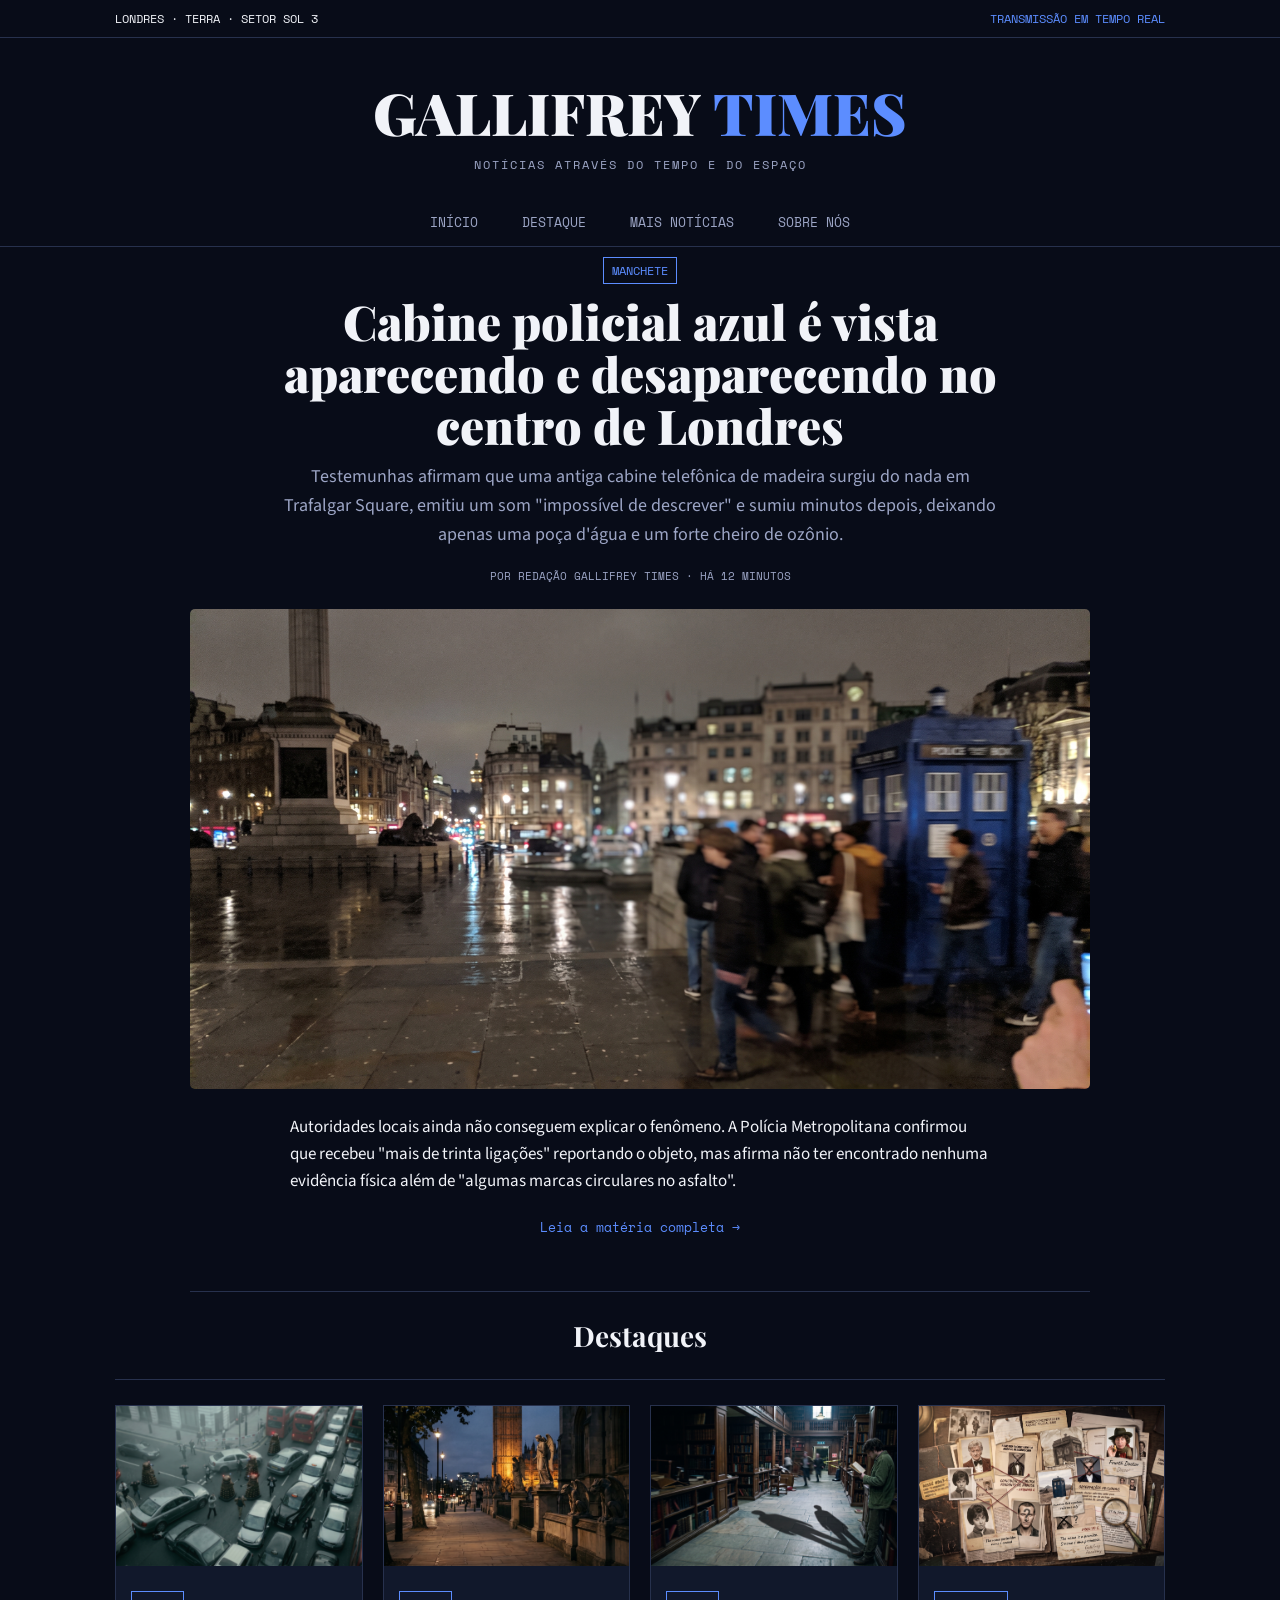
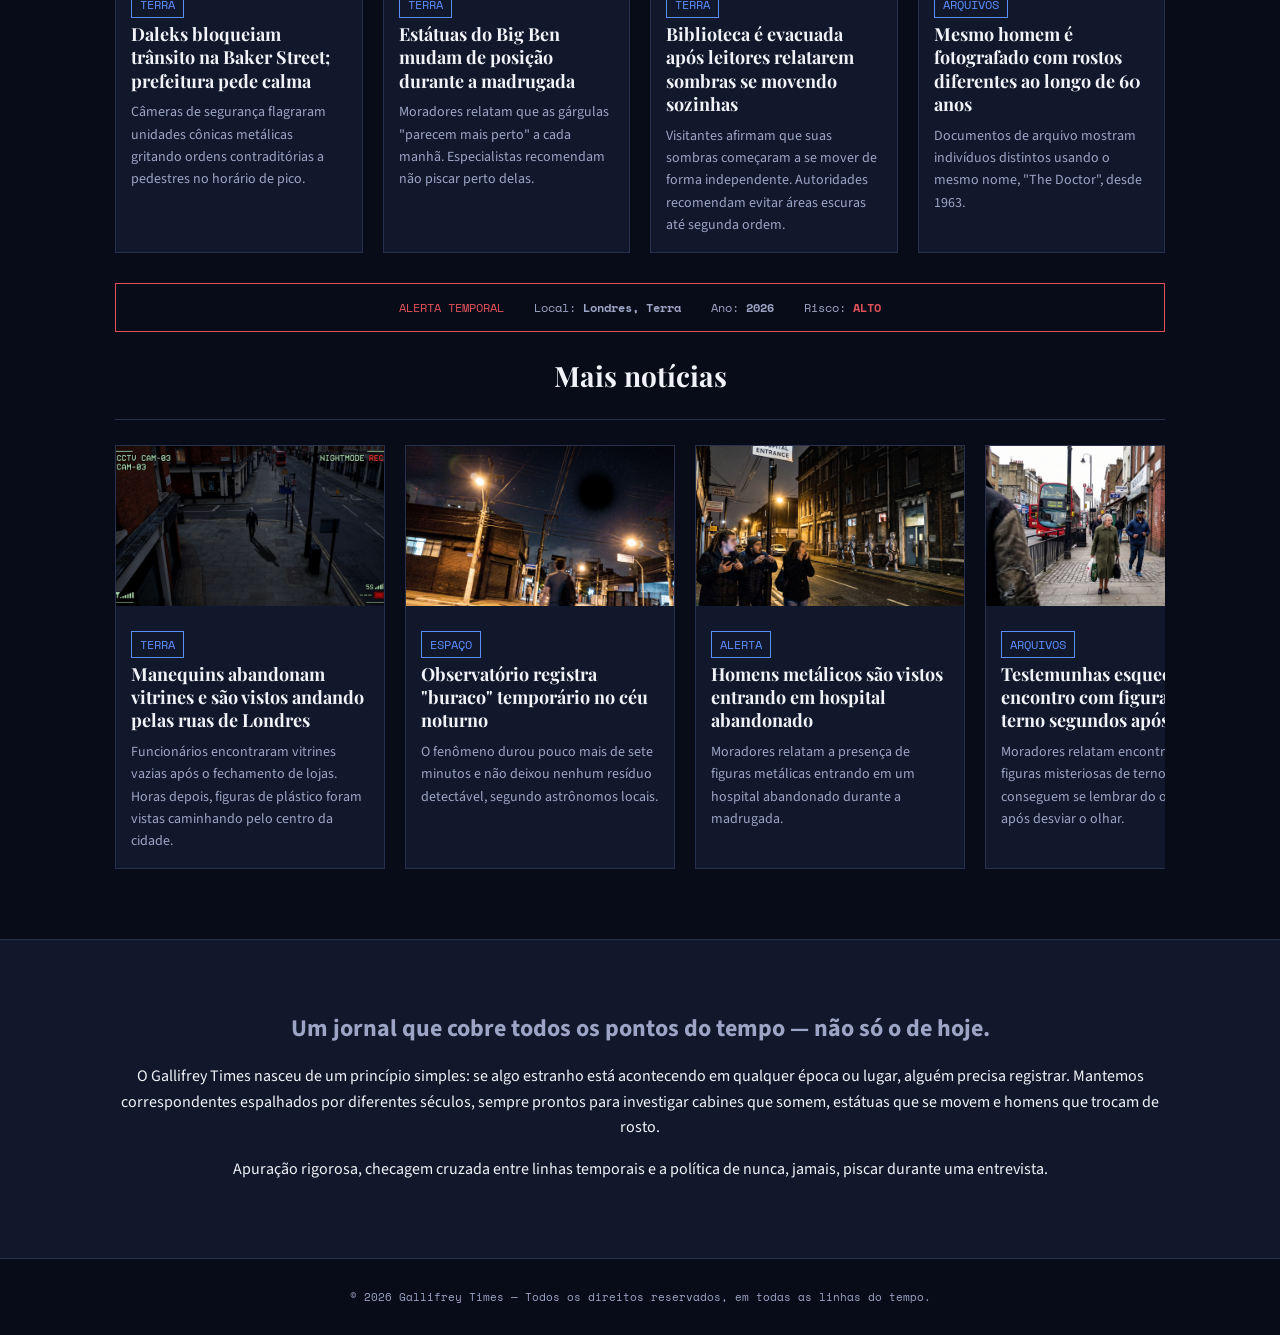
<file: index.html>
<!DOCTYPE html>
<html lang="pt-br">

<head>
    <meta charset="UTF-8">
    <meta name="viewport" content="width=device-width, initial-scale=1.0">

    <title>Gallifrey Times</title>

    <meta name="description" content="Gallifrey Times é um portal fictício de notícias inspirado em Doctor Who, com acontecimentos estranhos da Terra, do espaço e de diferentes pontos do tempo.">

    <meta name="keywords" content="Doctor Who, Gallifrey, TARDIS, notícias, ficção científica, espaço, viagem no tempo">

    <link rel="shortcut icon" href="assets/favicon.ico" type="image/x-icon">
    <link rel="stylesheet" href="style/style.css">
</head>

<body>

    <div class="barra-topo">
        <div class="container">
            <span>LONDRES · TERRA · SETOR SOL 3</span>
            <span class="ao-vivo">TRANSMISSÃO EM TEMPO REAL</span>
        </div>
    </div>


    <header class="cabecalho">

        <div class="container">
            <h1 class="logo">
                Gallifrey <span>Times</span>
            </h1>

            <p class="subtitulo">
                Notícias através do tempo e do espaço
            </p>
        </div>


        <nav class="menu-principal">
            <div class="container">

                <ul>
                    <li><a href="#inicio">Início</a></li>
                    <li><a href="#destaques">Destaque</a></li>
                    <li><a href="#mais-noticias">Mais Notícias</a></li>
                    <li><a href="#sobre">Sobre Nós</a></li>
                </ul>

            </div>
        </nav>

    </header>


    <main id="inicio">

        <div class="container conteudo-principal">


            <article class="manchete-principal">

                <span class="categoria">Manchete</span>

                <h1>
                    Cabine policial azul é vista aparecendo e desaparecendo
                    no centro de Londres
                </h1>

                <p class="resumo">
                    Testemunhas afirmam que uma antiga cabine telefônica de madeira
                    surgiu do nada em Trafalgar Square, emitiu um som "impossível de
                    descrever" e sumiu minutos depois, deixando apenas uma poça
                    d'água e um forte cheiro de ozônio.
                </p>

                <div class="info-noticia">
                    POR REDAÇÃO GALLIFREY TIMES · HÁ 12 MINUTOS
                </div>

                <img
                    class="imagem-principal"
                    src="assets/img/tardis_noticia1.jpeg"
                    alt="Cabine policial azul no centro de Londres"
                >

                <p class="texto-noticia">
                    Autoridades locais ainda não conseguem explicar o fenômeno.
                    A Polícia Metropolitana confirmou que recebeu "mais de trinta
                    ligações" reportando o objeto, mas afirma não ter encontrado
                    nenhuma evidência física além de "algumas marcas circulares
                    no asfalto".
                </p>

                <a class="leia-mais" href="noticia1.html">
                    Leia a matéria completa →
                </a>

            </article>


            <section class="secao-destaques" id="destaques">

                <h2 class="titulo-secao">Destaques</h2>

                <div class="grade-noticias">


                    <article class="cartao-noticia">

                        <a href="noticia2.html">
                            <img
                                class="imagem-noticia"
                                src="assets/img/daleks_noticia2.jpeg"
                                alt="Daleks em Londres"
                            >
                            <div class="conteudo-cartao">
                                <span class="categoria categoria-terra">
                                    Terra
                                </span>
                                <h3>
                                    Daleks bloqueiam trânsito na Baker Street;
                                    prefeitura pede calma
                                </h3>
                                <p>
                                    Câmeras de segurança flagraram unidades cônicas
                                    metálicas gritando ordens contraditórias a
                                    pedestres no horário de pico.
                                </p>
                            </div>
                        </a>

                    </article>


                    <article class="cartao-noticia">

                        <a href="noticia3.html">
                            <img
                                class="imagem-noticia"
                                src="assets/img/anjos_noticia3.jpeg"
                                alt="Estátuas misteriosas em Londres"
                            >
                            <div class="conteudo-cartao">
                                <span class="categoria categoria-arquivos">
                                    Terra
                                </span>
                                <h3>
                                    Estátuas do Big Ben mudam de posição durante
                                    a madrugada
                                </h3>
                                <p>
                                    Moradores relatam que as gárgulas "parecem mais
                                    perto" a cada manhã. Especialistas recomendam
                                    não piscar perto delas.
                                </p>
                            </div>
                        </a>

                    </article>


                    <article class="cartao-noticia">

                        <a href="noticia4.html">
                            <img
                                class="imagem-noticia"
                                src="assets/img/biblioteca_noticia4.jpeg"
                                alt="Viagem espacial"
                            >
                            <div class="conteudo-cartao">
                                <span class="categoria categoria-espaco">
                                    Terra
                                </span>
                                <h3>
                                    Biblioteca é evacuada após leitores relatarem sombras se movendo sozinhas 
                                </h3>
                                <p>
                                    Visitantes afirmam que suas sombras começaram a se mover de forma independente. Autoridades recomendam evitar áreas escuras até segunda ordem.
                                </p>
                            </div>
                        </a>

                    </article>


                    <article class="cartao-noticia">

                        <a href="noticia5.html">
                            <img
                                class="imagem-noticia"
                                src="assets/img/doutor_noticia5.jpeg"
                                alt="Diferentes rostos do Doctor"
                            >
                            <div class="conteudo-cartao">
                                <span class="categoria categoria-gallifrey">
                                    Arquivos 
                                </span>
                                <h3>
                                    Mesmo homem é fotografado com rostos diferentes
                                    ao longo de 60 anos
                                </h3>
                                <p>
                                    Documentos de arquivo mostram indivíduos distintos
                                    usando o mesmo nome, "The Doctor", desde 1963.
                                </p>
                            </div>
                        </a>

                    </article>

                </div>


                <div class="alerta-temporal">

                    <span class="titulo-alerta">
                        ALERTA TEMPORAL
                    </span>

                    <span>
                        Local: <strong>Londres, Terra</strong>
                    </span>

                    <span>
                        Ano: <strong>2026</strong>
                    </span>

                    <span>
                        Risco: <strong class="risco-alto">ALTO</strong>
                    </span>

                </div>

            </section>


            <section class="outras-noticias" id="mais-noticias">

                <h2 class="titulo-secao">Mais notícias</h2>

                <div class="grade-noticias">


                    <!-- Notícia 1 -->
                    <article class="cartao-noticia">

                        <a href="noticia6.html">
                            <img
                                class="imagem-noticia"
                                src="assets/img/manequim_noticia6.jpeg"
                                alt="Captura de câmera de um manequim andando pela rua"
                            >
                            <div class="conteudo-cartao">
                                <span class="categoria categoria-terra">
                                    Terra
                                </span>
                                <h3>
                                    Manequins abandonam vitrines e são vistos andando pelas ruas de Londres
                                </h3>
                                <p>
                                    Funcionários encontraram vitrines vazias após o fechamento de lojas. Horas depois, figuras de plástico foram vistas caminhando pelo centro da cidade.
                                </p>
                            </div>
                        </a>

                    </article>


                    <!-- Notícia 2 -->
                    <article class="cartao-noticia">

                        <a href="noticia7.html">
                            <img
                                class="imagem-noticia"
                                src="assets/img/buraco_noticia7.jpeg"
                                alt="Anomalia no espaço"
                            >
                            <div class="conteudo-cartao">
                                <span class="categoria categoria-espaco">
                                    Espaço
                                </span>
                                <h3>
                                    Observatório registra "buraco" temporário
                                    no céu noturno
                                </h3>
                                <p>
                                    O fenômeno durou pouco mais de sete minutos
                                    e não deixou nenhum resíduo detectável,
                                    segundo astrônomos locais.
                                </p>
                            </div>
                        </a>

                    </article>


                    <!-- Notícia 3 -->
                    <article class="cartao-noticia">

                        <a href="noticia8.html">
                            <img
                                class="imagem-noticia"
                                src="assets/img/cybermen_noticia8.jpeg"
                                alt="Figuras metálicas próximas a um hospital abandonado"
                            >
                            <div class="conteudo-cartao">
                                <span class="categoria categoria-alerta">
                                    Alerta
                                </span>
                                <h3>
                                    Homens metálicos são vistos entrando em hospital abandonado
                                </h3>
                                <p>
                                    Moradores relatam a presença de figuras metálicas entrando em um hospital abandonado durante a madrugada.
                                </p>
                            </div>
                        </a>

                    </article>


                    <!-- Notícia 4 -->
                    <article class="cartao-noticia">

                        <a href="noticia9.html">
                            <img
                                class="imagem-noticia"
                                src="assets/img/silence_noticia9.jpeg"
                                alt="Figuras desconhecidas usando terno em uma rua de Londres"
                            >
                            <div class="conteudo-cartao">
                                <span class="categoria categoria-arquivos">
                                    Arquivos
                                </span>
                                <h3>
                                    Testemunhas esquecem encontro com figuras de terno segundos após vê-las
                                </h3>
                                <p>
                                    Moradores relatam encontros com figuras misteriosas de terno, mas não conseguem se lembrar do ocorrido após desviar o olhar.
                                </p>
                            </div>
                        </a>

                    </article>

                    <!-- Notícia 1 -->
                    <article class="cartao-noticia">

                        <a href="noticia6.html">
                            <img
                                class="imagem-noticia"
                                src="assets/img/manequim_noticia6.jpeg"
                                alt="Captura de câmera de um manequim andando pela rua"
                            >
                            <div class="conteudo-cartao">
                                <span class="categoria categoria-terra">
                                    Terra
                                </span>
                                <h3>
                                    Manequins abandonam vitrines e são vistos andando pelas ruas de Londres
                                </h3>
                                <p>
                                    Funcionários encontraram vitrines vazias após o fechamento de lojas. Horas depois, figuras de plástico foram vistas caminhando pelo centro da cidade.
                                </p>
                            </div>
                        </a>

                    </article>


                    <!-- Notícia 2 -->
                    <article class="cartao-noticia">

                        <a href="noticia7.html">
                            <img
                                class="imagem-noticia"
                                src="assets/img/buraco_noticia7.jpeg"
                                alt="Anomalia no espaço"
                            >
                            <div class="conteudo-cartao">
                                <span class="categoria categoria-espaco">
                                    Espaço
                                </span>
                                <h3>
                                    Observatório registra "buraco" temporário
                                    no céu noturno
                                </h3>
                                <p>
                                    O fenômeno durou pouco mais de sete minutos
                                    e não deixou nenhum resíduo detectável,
                                    segundo astrônomos locais.
                                </p>
                            </div>
                        </a>

                    </article>


                    <!-- Notícia 3 -->
                    <article class="cartao-noticia">

                        <a href="noticia8.html">
                            <img
                                class="imagem-noticia"
                                src="assets/img/cybermen_noticia8.jpeg"
                                alt="Figuras metálicas próximas a um hospital abandonado"
                            >
                            <div class="conteudo-cartao">
                                <span class="categoria categoria-alerta">
                                    Alerta
                                </span>
                                <h3>
                                    Homens metálicos são vistos entrando em hospital abandonado
                                </h3>
                                <p>
                                    Moradores relatam a presença de figuras metálicas entrando em um hospital abandonado durante a madrugada.
                                </p>
                            </div>
                        </a>

                    </article>


                    <!-- Notícia 4 -->
                    <article class="cartao-noticia">

                        <a href="noticia9.html">
                            <img
                                class="imagem-noticia"
                                src="assets/img/silence_noticia9.jpeg"
                                alt="Figuras desconhecidas usando terno em uma rua de Londres"
                            >
                            <div class="conteudo-cartao">
                                <span class="categoria categoria-arquivos">
                                    Arquivos
                                </span>
                                <h3>
                                    Testemunhas esquecem encontro com figuras de terno segundos após vê-las
                                </h3>
                                <p>
                                    Moradores relatam encontros com figuras misteriosas de terno, mas não conseguem se lembrar do ocorrido após desviar o olhar.
                                </p>
                            </div>
                        </a>

                    </article>

                </div>

            </section>

        </div>


        <section class="sobre-site" id="sobre">

            <div class="container">

                <h2>
                    Um jornal que cobre todos os pontos do tempo —
                    não só o de hoje.
                </h2>

                <p>
                    O Gallifrey Times nasceu de um princípio simples:
                    se algo estranho está acontecendo em qualquer época
                    ou lugar, alguém precisa registrar. Mantemos
                    correspondentes espalhados por diferentes séculos,
                    sempre prontos para investigar cabines que somem,
                    estátuas que se movem e homens que trocam de rosto.
                </p>

                <p>
                    Apuração rigorosa, checagem cruzada entre linhas temporais
                    e a política de nunca, jamais, piscar durante uma entrevista.
                </p>

            </div>

        </section>

    </main>


    <footer>

        <div class="container">
            © 2026 Gallifrey Times — Todos os direitos reservados,
            em todas as linhas do tempo.
        </div>

    </footer>

</body>

</html>
</file>
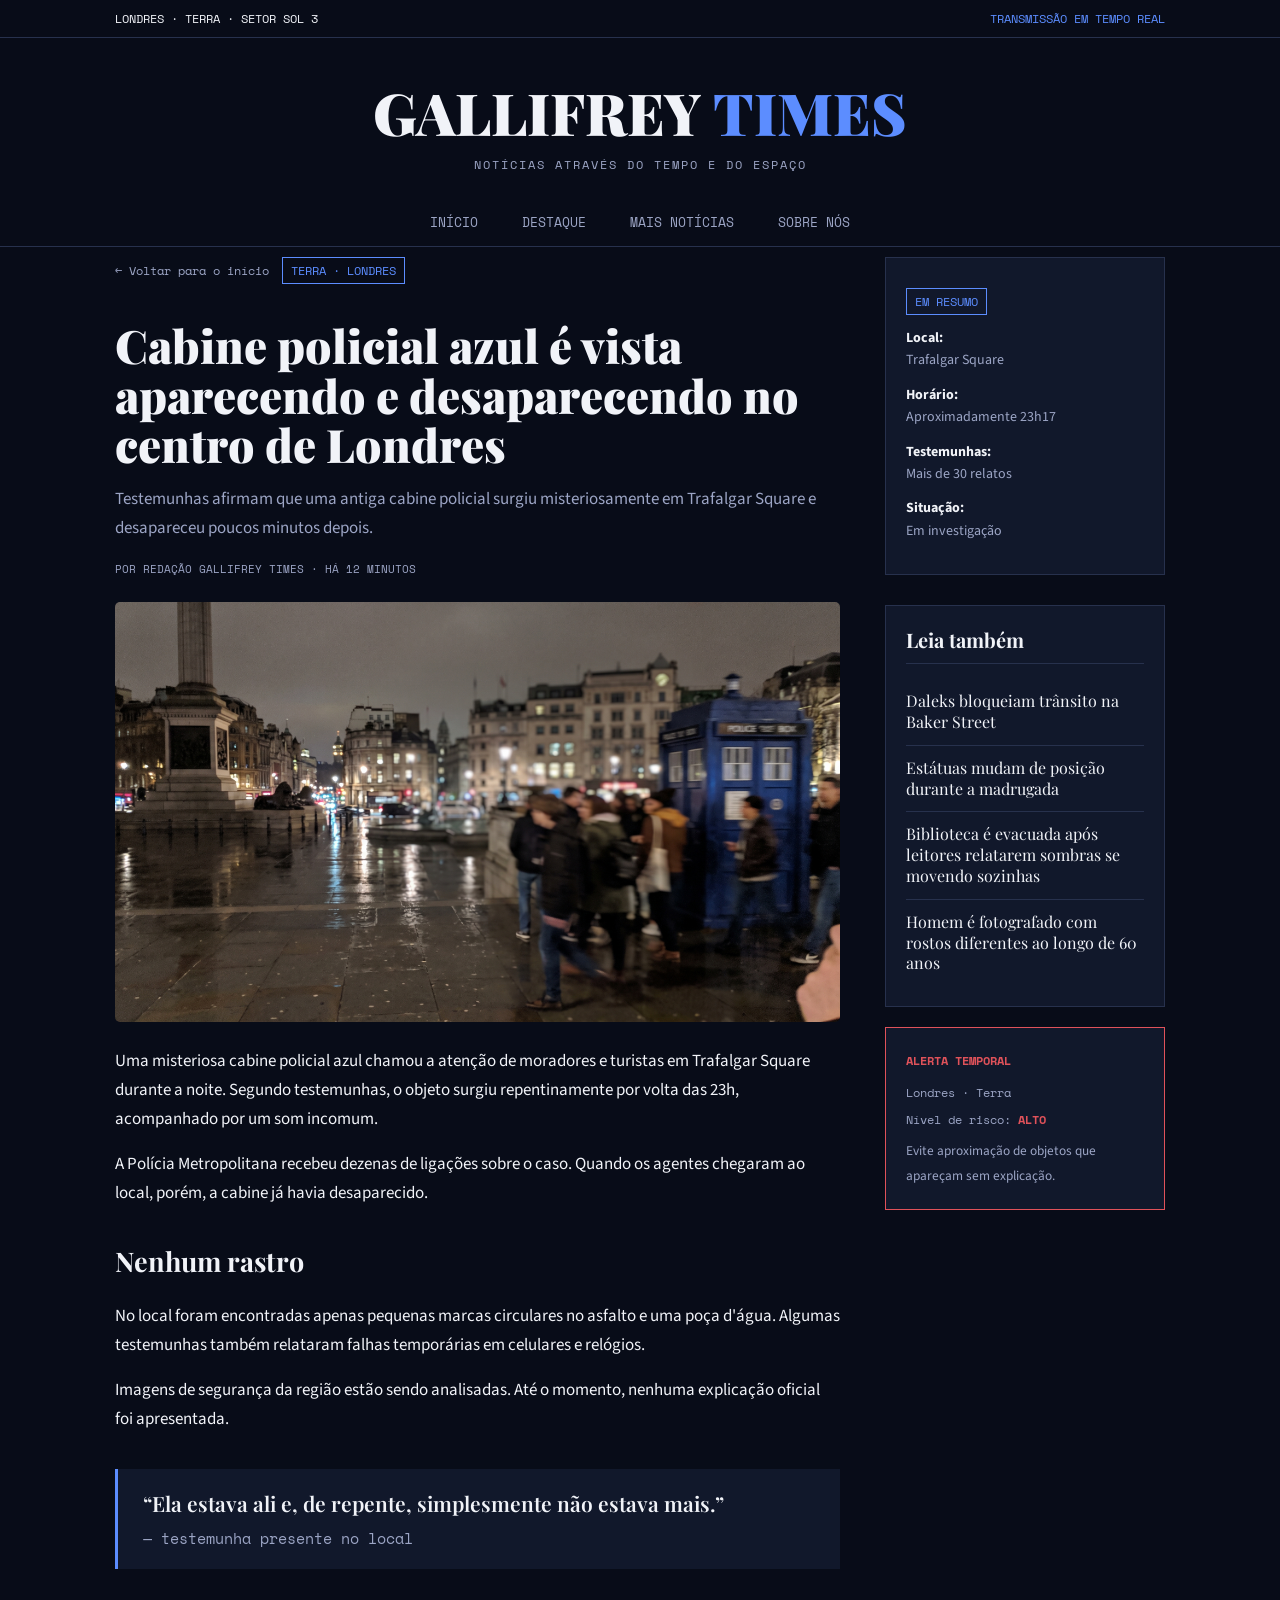
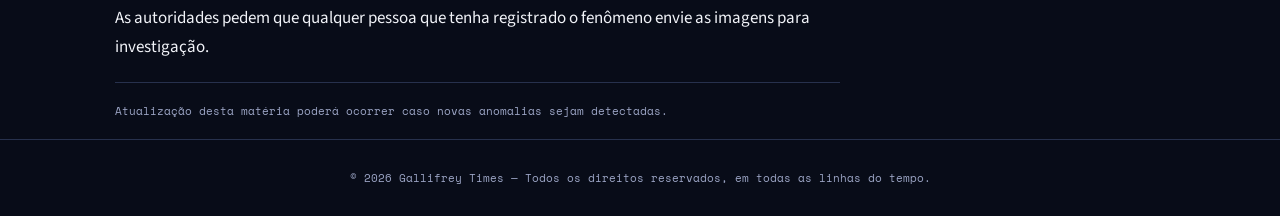
<file: noticia1.html>
<!DOCTYPE html>
<html lang="pt-br">

<head>
    <meta charset="UTF-8">
    <meta name="viewport" content="width=device-width, initial-scale=1.0">

    <title>Cabine policial azul aparece em Londres | Gallifrey Times</title>

    <meta name="description" content="Testemunhas relatam o aparecimento misterioso de uma cabine policial azul no centro de Londres.">
    <meta name="keywords" content="Doctor Who, Gallifrey, TARDIS, Londres, viagem no tempo">

    <link rel="shortcut icon" href="assets/favicon.ico" type="image/x-icon">
    <link rel="stylesheet" href="style/style.css">
</head>

<body>


    <div class="barra-topo">

        <div class="container">

            <span>LONDRES · TERRA · SETOR SOL 3</span>

            <span class="ao-vivo">
                TRANSMISSÃO EM TEMPO REAL
            </span>

        </div>

    </div>



    <header class="cabecalho">

        <div class="container">

            <h1 class="logo">
                Gallifrey <span>Times</span>
            </h1>

            <p class="subtitulo">
                Notícias através do tempo e do espaço
            </p>

        </div>



        <nav class="menu-principal">

            <div class="container">

                <ul>
                    <li><a href="index.html#inicio">Início</a></li>
                    <li><a href="index.html#destaques">Destaque</a></li>
                    <li><a href="index.html#mais-noticias">Mais Notícias</a></li>
                    <li><a href="index.html#sobre">Sobre Nós</a></li>
                </ul>


            </div>

        </nav>

    </header>



    <main>

        <div class="container layout-noticia">



            <article class="noticia-completa">

                <a class="voltar" href="index.html">
                    ← Voltar para o início
                </a>

                <span class="categoria">
                    Terra · Londres
                </span>


                <h1>
                    Cabine policial azul é vista aparecendo e desaparecendo no centro de Londres
                </h1>


                <p class="resumo">
                    Testemunhas afirmam que uma antiga cabine policial surgiu
                    misteriosamente em Trafalgar Square e desapareceu poucos
                    minutos depois.
                </p>


                <div class="info-noticia">
                    POR REDAÇÃO GALLIFREY TIMES · HÁ 12 MINUTOS
                </div>


                <img
                    class="imagem-principal"
                    src="assets/img/tardis_noticia1.jpeg"
                    alt="Cabine policial azul no centro de Londres"
                >


                <p>
                    Uma misteriosa cabine policial azul chamou a atenção de
                    moradores e turistas em Trafalgar Square durante a noite.
                    Segundo testemunhas, o objeto surgiu repentinamente por volta
                    das 23h, acompanhado por um som incomum.
                </p>


                <p>
                    A Polícia Metropolitana recebeu dezenas de ligações sobre
                    o caso. Quando os agentes chegaram ao local, porém, a cabine
                    já havia desaparecido.
                </p>


                <h2>
                    Nenhum rastro
                </h2>


                <p>
                    No local foram encontradas apenas pequenas marcas circulares
                    no asfalto e uma poça d'água. Algumas testemunhas também
                    relataram falhas temporárias em celulares e relógios.
                </p>


                <p>
                    Imagens de segurança da região estão sendo analisadas.
                    Até o momento, nenhuma explicação oficial foi apresentada.
                </p>


                <blockquote>
                    “Ela estava ali e, de repente, simplesmente não estava mais.”
                    <span>— testemunha presente no local</span>
                </blockquote>


                <p>
                    As autoridades pedem que qualquer pessoa que tenha registrado
                    o fenômeno envie as imagens para investigação.
                </p>


                <div class="fim-noticia">
                    Atualização desta matéria poderá ocorrer caso novas anomalias
                    sejam detectadas.
                </div>

            </article>



            <aside class="barra-lateral">



                <div class="caixa-lateral">

                    <span class="categoria">
                        Em resumo
                    </span>

                    <p>
                        <strong>Local:</strong><br>
                        Trafalgar Square
                    </p>

                    <p>
                        <strong>Horário:</strong><br>
                        Aproximadamente 23h17
                    </p>

                    <p>
                        <strong>Testemunhas:</strong><br>
                        Mais de 30 relatos
                    </p>

                    <p>
                        <strong>Situação:</strong><br>
                        Em investigação
                    </p>

                </div>



                <div class="caixa-lateral">

                    <h3>Leia também</h3>

                    <a href="noticia2.html">
                        Daleks bloqueiam trânsito na Baker Street
                    </a>

                    <a href="noticia3.html">
                        Estátuas mudam de posição durante a madrugada
                    </a>

                    <a href="noticia4.html">
                        Biblioteca é evacuada após leitores relatarem sombras se movendo sozinhas

                    <a href="noticia5.html">
                        Homem é fotografado com rostos diferentes ao longo de 60 anos
                    </a>

                </div>



                <div class="caixa-alerta">

                    <span>
                        ALERTA TEMPORAL
                    </span>

                    <p>
                        Londres · Terra
                    </p>

                    <p>
                        Nível de risco:
                        <strong>ALTO</strong>
                    </p>

                    <small>
                        Evite aproximação de objetos que apareçam sem explicação.
                    </small>

                </div>

            </aside>

        </div>

    </main>



    <footer>

        <div class="container">

            © 2026 Gallifrey Times — Todos os direitos reservados,
            em todas as linhas do tempo.

        </div>

    </footer>

</body>

</html>
</file>
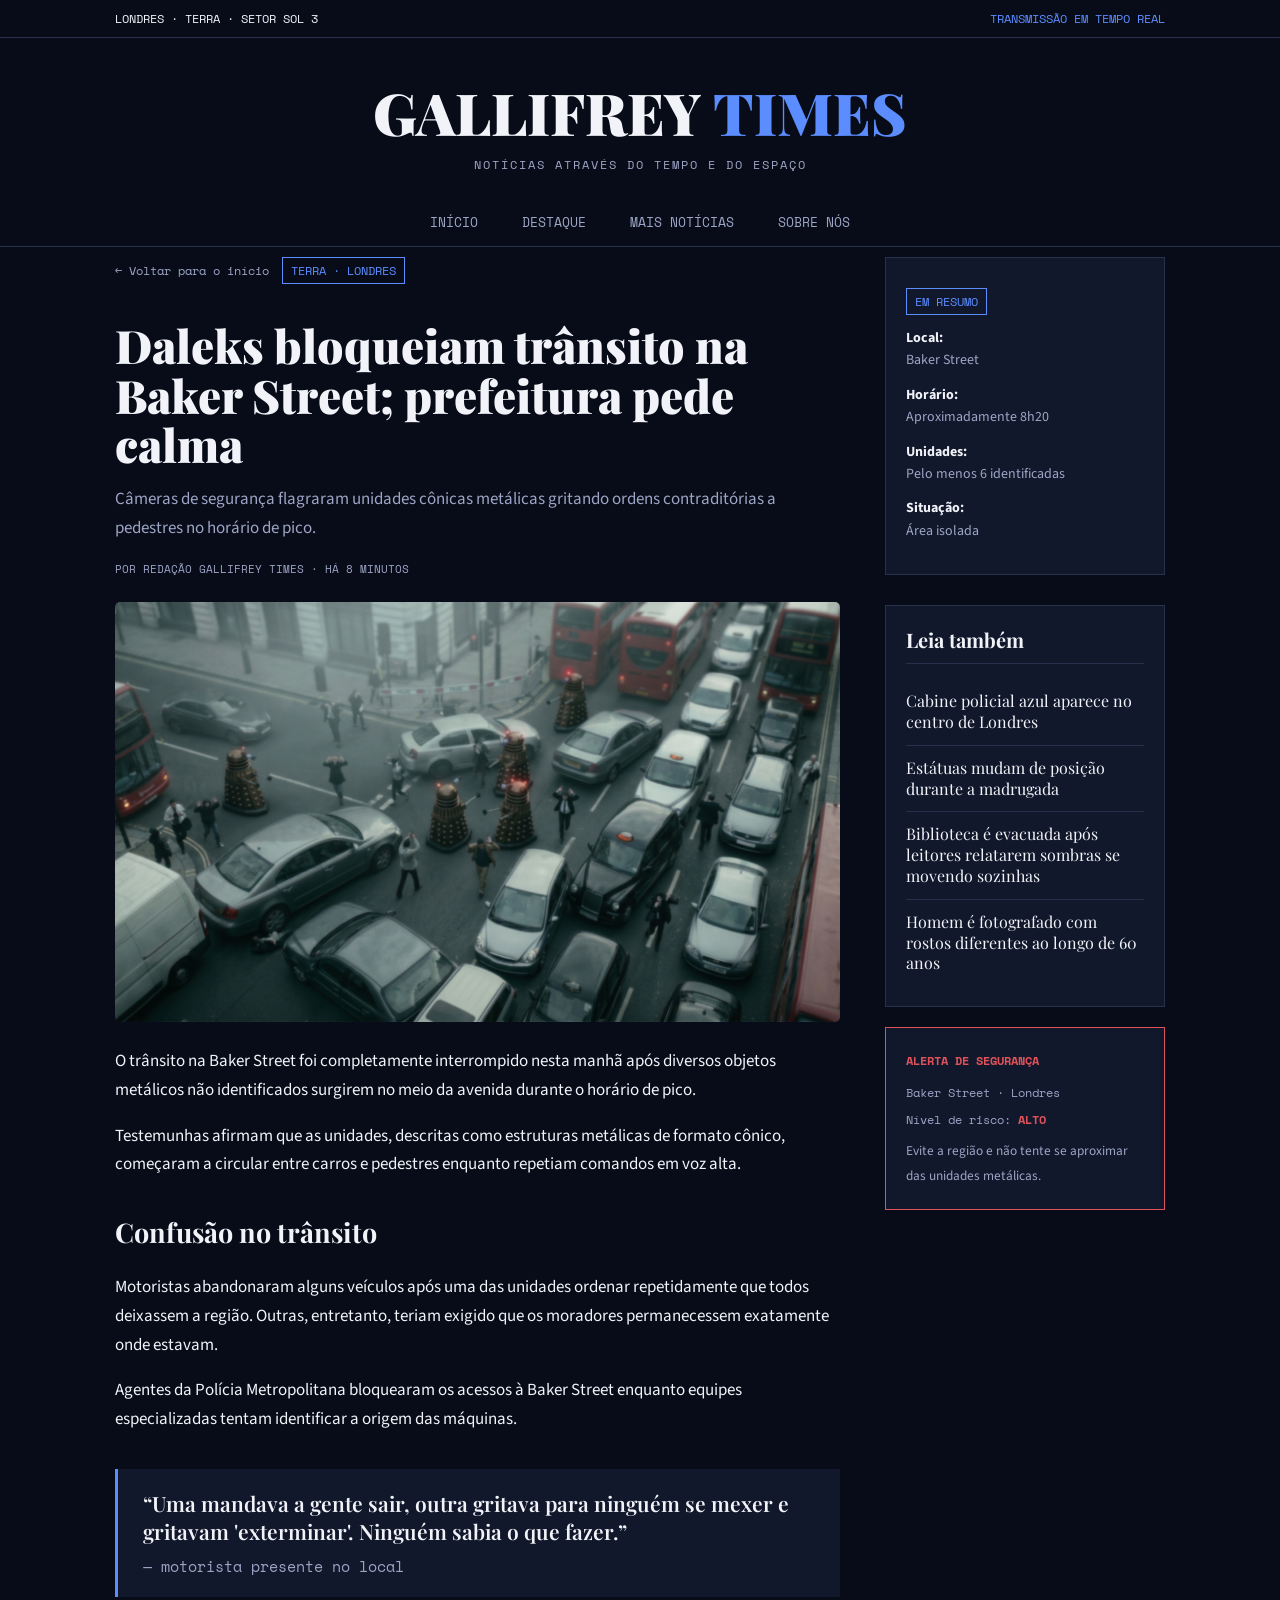
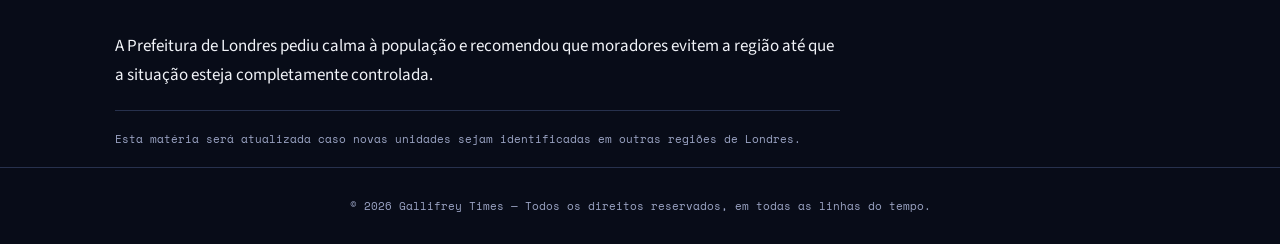
<file: noticia2.html>
<!DOCTYPE html>
<html lang="pt-br">

<head>
    <meta charset="UTF-8">
    <meta name="viewport" content="width=device-width, initial-scale=1.0">

    <title>Daleks bloqueiam trânsito na Baker Street | Gallifrey Times</title>

    <meta name="description" content="Daleks bloqueiam o trânsito na Baker Street durante o horário de pico e causam confusão entre moradores e motoristas.">
    <meta name="keywords" content="Doctor Who, Gallifrey, Daleks, Londres, Baker Street">

    <link rel="shortcut icon" href="assets/favicon.ico" type="image/x-icon">
    <link rel="stylesheet" href="style/style.css">
</head>

<body>


    <div class="barra-topo">

        <div class="container">

            <span>LONDRES · TERRA · SETOR SOL 3</span>

            <span class="ao-vivo">
                TRANSMISSÃO EM TEMPO REAL
            </span>

        </div>

    </div>



    <header class="cabecalho">

        <div class="container">

            <h1 class="logo">
                Gallifrey <span>Times</span>
            </h1>

            <p class="subtitulo">
                Notícias através do tempo e do espaço
            </p>

        </div>



        <nav class="menu-principal">

            <div class="container">

                <ul>
                    <li><a href="index.html#inicio">Início</a></li>
                    <li><a href="index.html#destaques">Destaque</a></li>
                    <li><a href="index.html#mais-noticias">Mais Notícias</a></li>
                    <li><a href="index.html#sobre">Sobre Nós</a></li>
                </ul>

            </div>

        </nav>

    </header>



    <main>

        <div class="container layout-noticia">



            <article class="noticia-completa">

                <a class="voltar" href="index.html">
                    ← Voltar para o início
                </a>

                <span class="categoria">
                    Terra · Londres
                </span>


                <h1>
                    Daleks bloqueiam trânsito na Baker Street; prefeitura pede calma
                </h1>


                <p class="resumo">
                    Câmeras de segurança flagraram unidades cônicas metálicas
                    gritando ordens contraditórias a pedestres no horário de pico.
                </p>


                <div class="info-noticia">
                    POR REDAÇÃO GALLIFREY TIMES · HÁ 8 MINUTOS
                </div>


                <img
                    class="imagem-principal"
                    src="assets/img/daleks_noticia2.jpeg"
                    alt="Daleks bloqueando o trânsito na Baker Street"
                >


                <p>
                    O trânsito na Baker Street foi completamente interrompido
                    nesta manhã após diversos objetos metálicos não identificados
                    surgirem no meio da avenida durante o horário de pico.
                </p>


                <p>
                    Testemunhas afirmam que as unidades, descritas como estruturas
                    metálicas de formato cônico, começaram a circular entre carros
                    e pedestres enquanto repetiam comandos em voz alta.
                </p>


                <h2>
                    Confusão no trânsito
                </h2>


                <p>
                    Motoristas abandonaram alguns veículos após uma das unidades
                    ordenar repetidamente que todos deixassem a região.
                    Outras, entretanto, teriam exigido que os moradores
                    permanecessem exatamente onde estavam.
                </p>


                <p>
                    Agentes da Polícia Metropolitana bloquearam os acessos à
                    Baker Street enquanto equipes especializadas tentam identificar
                    a origem das máquinas.
                </p>


                <blockquote>
                    “Uma mandava a gente sair, outra gritava para ninguém se mexer e gritavam 'exterminar'.
                    Ninguém sabia o que fazer.”
                    <span>— motorista presente no local</span>
                </blockquote>


                <p>
                    A Prefeitura de Londres pediu calma à população e recomendou
                    que moradores evitem a região até que a situação esteja
                    completamente controlada.
                </p>


                <div class="fim-noticia">
                    Esta matéria será atualizada caso novas unidades sejam
                    identificadas em outras regiões de Londres.
                </div>

            </article>



            <aside class="barra-lateral">



                <div class="caixa-lateral">

                    <span class="categoria">
                        Em resumo
                    </span>

                    <p>
                        <strong>Local:</strong><br>
                        Baker Street
                    </p>

                    <p>
                        <strong>Horário:</strong><br>
                        Aproximadamente 8h20
                    </p>

                    <p>
                        <strong>Unidades:</strong><br>
                        Pelo menos 6 identificadas
                    </p>

                    <p>
                        <strong>Situação:</strong><br>
                        Área isolada
                    </p>

                </div>



                <div class="caixa-lateral">

                    <h3>Leia também</h3>

                    <a href="noticia1.html">
                        Cabine policial azul aparece no centro de Londres
                    </a>

                    <a href="noticia3.html">
                        Estátuas mudam de posição durante a madrugada
                    </a>

                    <a href="noticia4.html">
                        Biblioteca é evacuada após leitores relatarem sombras se movendo sozinhas
                    </a>

                    <a href="noticia5.html">
                        Homem é fotografado com rostos diferentes ao longo de 60 anos
                    </a>

                </div>



                <div class="caixa-alerta">

                    <span>
                        ALERTA DE SEGURANÇA
                    </span>

                    <p>
                        Baker Street · Londres
                    </p>

                    <p>
                        Nível de risco:
                        <strong>ALTO</strong>
                    </p>

                    <small>
                        Evite a região e não tente se aproximar das unidades metálicas.
                    </small>

                </div>

            </aside>

        </div>

    </main>



    <footer>

        <div class="container">

            © 2026 Gallifrey Times — Todos os direitos reservados,
            em todas as linhas do tempo.

        </div>

    </footer>

</body>

</html>
</file>
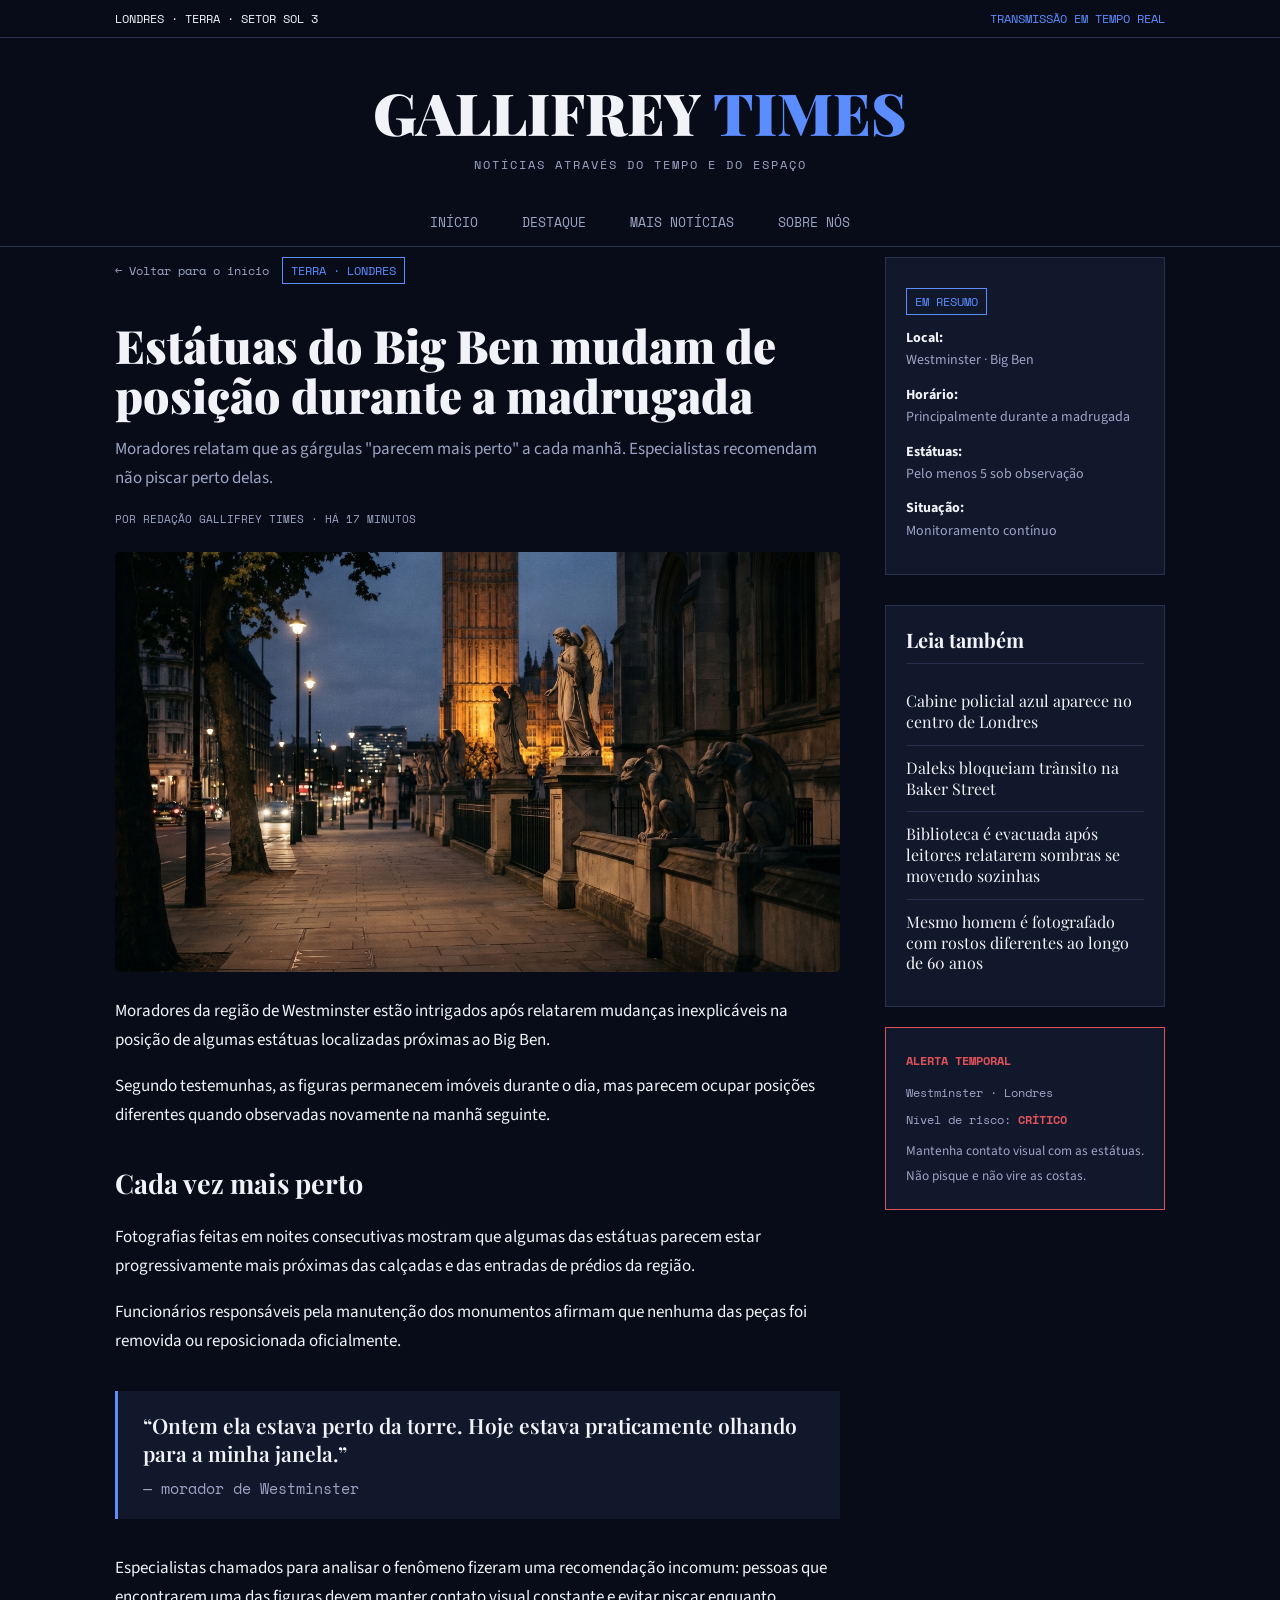
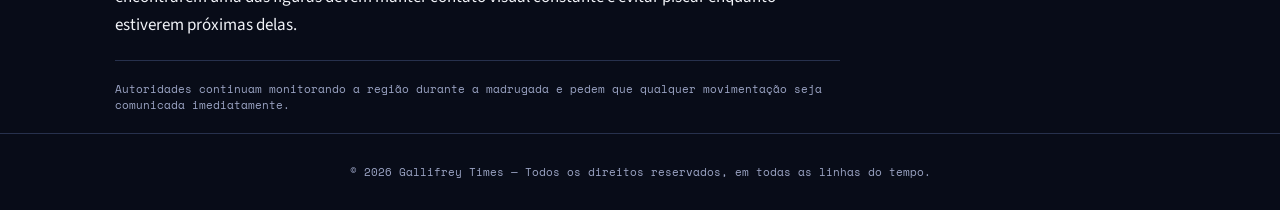
<file: noticia3.html>
<!DOCTYPE html>
<html lang="pt-br">

<head>
    <meta charset="UTF-8">
    <meta name="viewport" content="width=device-width, initial-scale=1.0">

    <title>Estátuas do Big Ben mudam de posição durante a madrugada | Gallifrey Times</title>

    <meta name="description" content="Moradores relatam que estátuas próximas ao Big Ben parecem mudar de posição durante a madrugada.">
    <meta name="keywords" content="Doctor Who, Gallifrey, Anjos Lamentadores, Big Ben, Londres, estátuas">

    <link rel="shortcut icon" href="assets/favicon.ico" type="image/x-icon">
    <link rel="stylesheet" href="style/style.css">
</head>

<body>


    <div class="barra-topo">

        <div class="container">

            <span>LONDRES · TERRA · SETOR SOL 3</span>

            <span class="ao-vivo">
                TRANSMISSÃO EM TEMPO REAL
            </span>

        </div>

    </div>



    <header class="cabecalho">

        <div class="container">

            <h1 class="logo">
                Gallifrey <span>Times</span>
            </h1>

            <p class="subtitulo">
                Notícias através do tempo e do espaço
            </p>

        </div>



        <nav class="menu-principal">

            <div class="container">

                <ul>
                    <li><a href="index.html#inicio">Início</a></li>
                    <li><a href="index.html#destaques">Destaque</a></li>
                    <li><a href="index.html#mais-noticias">Mais Notícias</a></li>
                    <li><a href="index.html#sobre">Sobre Nós</a></li>
                </ul>

            </div>

        </nav>

    </header>



    <main>

        <div class="container layout-noticia">



            <article class="noticia-completa">

                <a class="voltar" href="index.html">
                    ← Voltar para o início
                </a>

                <span class="categoria">
                    Terra · Londres
                </span>


                <h1>
                    Estátuas do Big Ben mudam de posição durante a madrugada
                </h1>


                <p class="resumo">
                    Moradores relatam que as gárgulas "parecem mais perto"
                    a cada manhã. Especialistas recomendam não piscar perto delas.
                </p>


                <div class="info-noticia">
                    POR REDAÇÃO GALLIFREY TIMES · HÁ 17 MINUTOS
                </div>


                <img
                    class="imagem-principal"
                    src="assets/img/anjos_noticia3.jpeg"
                    alt="Estátuas próximas ao Big Ben durante a madrugada"
                >


                <p>
                    Moradores da região de Westminster estão intrigados após
                    relatarem mudanças inexplicáveis na posição de algumas
                    estátuas localizadas próximas ao Big Ben.
                </p>


                <p>
                    Segundo testemunhas, as figuras permanecem imóveis durante
                    o dia, mas parecem ocupar posições diferentes quando
                    observadas novamente na manhã seguinte.
                </p>


                <h2>
                    Cada vez mais perto
                </h2>


                <p>
                    Fotografias feitas em noites consecutivas mostram que algumas
                    das estátuas parecem estar progressivamente mais próximas
                    das calçadas e das entradas de prédios da região.
                </p>


                <p>
                    Funcionários responsáveis pela manutenção dos monumentos
                    afirmam que nenhuma das peças foi removida ou reposicionada
                    oficialmente.
                </p>


                <blockquote>
                    “Ontem ela estava perto da torre. Hoje estava praticamente
                    olhando para a minha janela.”
                    <span>— morador de Westminster</span>
                </blockquote>


                <p>
                    Especialistas chamados para analisar o fenômeno fizeram uma
                    recomendação incomum: pessoas que encontrarem uma das figuras
                    devem manter contato visual constante e evitar piscar enquanto
                    estiverem próximas delas.
                </p>


                <div class="fim-noticia">
                    Autoridades continuam monitorando a região durante a madrugada
                    e pedem que qualquer movimentação seja comunicada imediatamente.
                </div>

            </article>



            <aside class="barra-lateral">



                <div class="caixa-lateral">

                    <span class="categoria">
                        Em resumo
                    </span>

                    <p>
                        <strong>Local:</strong><br>
                        Westminster · Big Ben
                    </p>

                    <p>
                        <strong>Horário:</strong><br>
                        Principalmente durante a madrugada
                    </p>

                    <p>
                        <strong>Estátuas:</strong><br>
                        Pelo menos 5 sob observação
                    </p>

                    <p>
                        <strong>Situação:</strong><br>
                        Monitoramento contínuo
                    </p>

                </div>



                <div class="caixa-lateral">

                    <h3>Leia também</h3>

                    <a href="noticia1.html">
                        Cabine policial azul aparece no centro de Londres
                    </a>

                    <a href="noticia2.html">
                        Daleks bloqueiam trânsito na Baker Street
                    </a>

                    <a href="noticia4.html">
                        Biblioteca é evacuada após leitores relatarem sombras se movendo sozinhas
                    </a>

                    <a href="noticia5.html">
                        Mesmo homem é fotografado com rostos diferentes ao longo de 60 anos
                    </a>

                    

                </div>



                <div class="caixa-alerta">

                    <span>
                        ALERTA TEMPORAL
                    </span>

                    <p>
                        Westminster · Londres
                    </p>

                    <p>
                        Nível de risco:
                        <strong>CRÍTICO</strong>
                    </p>

                    <small>
                        Mantenha contato visual com as estátuas.
                        Não pisque e não vire as costas.
                    </small>

                </div>

            </aside>

        </div>

    </main>



    <footer>

        <div class="container">

            © 2026 Gallifrey Times — Todos os direitos reservados,
            em todas as linhas do tempo.

        </div>

    </footer>

</body>

</html>
</file>
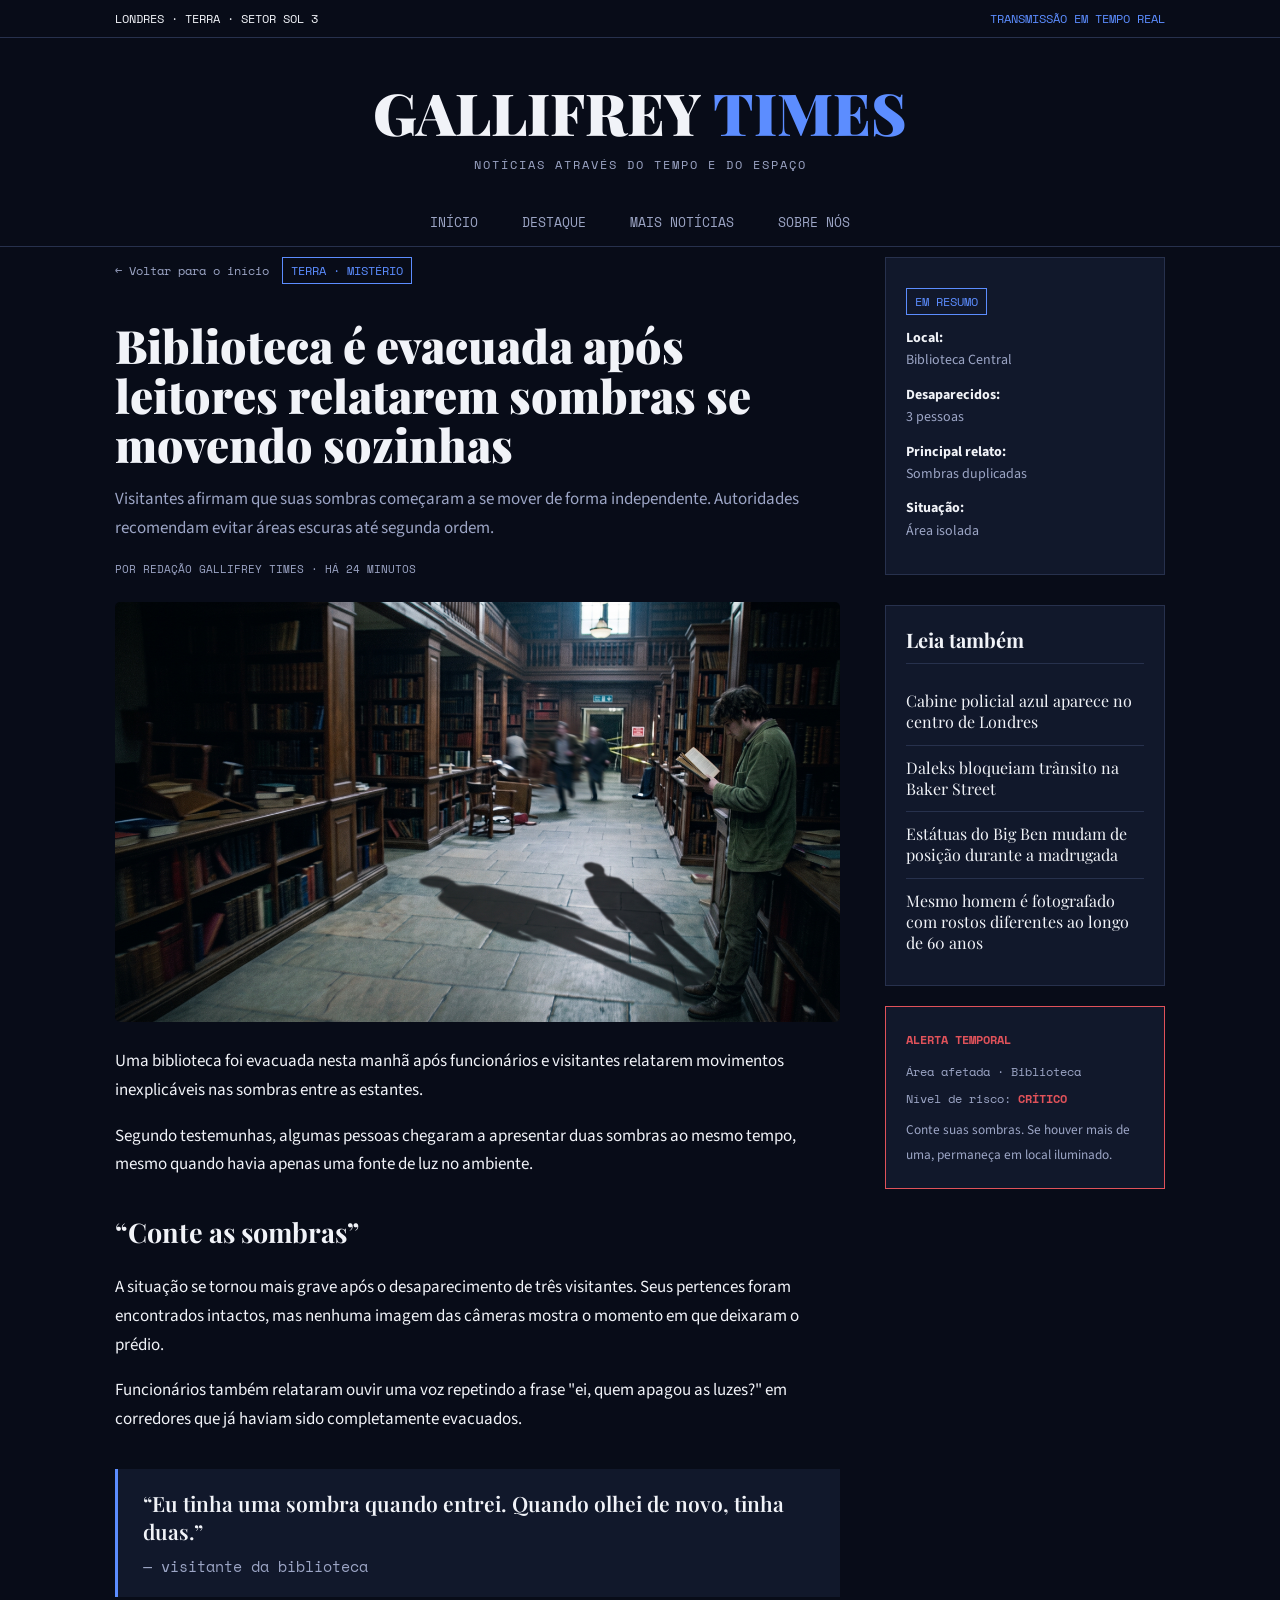
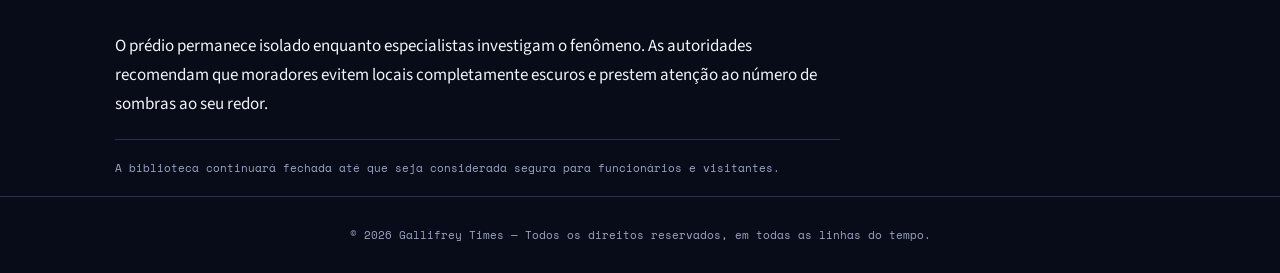
<file: noticia4.html>
<!DOCTYPE html>
<html lang="pt-br">

<head>
    <meta charset="UTF-8">
    <meta name="viewport" content="width=device-width, initial-scale=1.0">

    <title>Biblioteca é evacuada após leitores relatarem sombras se movendo sozinhas | Gallifrey Times</title>

    <meta name="description" content="Biblioteca é evacuada após visitantes relatarem sombras se movendo de forma independente e desaparecimentos misteriosos.">
    <meta name="keywords" content="Doctor Who, Gallifrey, Vashta Nerada, biblioteca, sombras, desaparecimentos">

    <link rel="shortcut icon" href="assets/favicon.ico" type="image/x-icon">
    <link rel="stylesheet" href="style/style.css">
</head>

<body>


    <div class="barra-topo">

        <div class="container">

            <span>LONDRES · TERRA · SETOR SOL 3</span>

            <span class="ao-vivo">
                TRANSMISSÃO EM TEMPO REAL
            </span>

        </div>

    </div>



    <header class="cabecalho">

        <div class="container">

            <h1 class="logo">
                Gallifrey <span>Times</span>
            </h1>

            <p class="subtitulo">
                Notícias através do tempo e do espaço
            </p>

        </div>



        <nav class="menu-principal">

            <div class="container">

                <ul>
                    <li><a href="index.html#inicio">Início</a></li>
                    <li><a href="index.html#destaques">Destaque</a></li>
                    <li><a href="index.html#mais-noticias">Mais Notícias</a></li>
                    <li><a href="index.html#sobre">Sobre Nós</a></li>
                </ul>

            </div>

        </nav>

    </header>



    <main>

        <div class="container layout-noticia">



            <article class="noticia-completa">

                <a class="voltar" href="index.html">
                    ← Voltar para o início
                </a>

                <span class="categoria">
                    Terra · Mistério
                </span>


                <h1>
                    Biblioteca é evacuada após leitores relatarem sombras se movendo sozinhas
                </h1>


                <p class="resumo">
                    Visitantes afirmam que suas sombras começaram a se mover
                    de forma independente. Autoridades recomendam evitar
                    áreas escuras até segunda ordem.
                </p>


                <div class="info-noticia">
                    POR REDAÇÃO GALLIFREY TIMES · HÁ 24 MINUTOS
                </div>


                <img
                    class="imagem-principal"
                    src="assets/img/biblioteca_noticia4.jpeg"
                    alt="Corredor escuro de uma biblioteca"
                >


                <p>
                    Uma biblioteca foi evacuada nesta manhã após funcionários
                    e visitantes relatarem movimentos inexplicáveis nas sombras
                    entre as estantes.
                </p>


                <p>
                    Segundo testemunhas, algumas pessoas chegaram a apresentar
                    duas sombras ao mesmo tempo, mesmo quando havia apenas uma
                    fonte de luz no ambiente.
                </p>


                <h2>
                    “Conte as sombras”
                </h2>


                <p>
                    A situação se tornou mais grave após o desaparecimento de
                    três visitantes. Seus pertences foram encontrados intactos,
                    mas nenhuma imagem das câmeras mostra o momento em que
                    deixaram o prédio.
                </p>


                <p>
                    Funcionários também relataram ouvir uma voz repetindo a frase
                    "ei, quem apagou as luzes?" em corredores que já haviam sido
                    completamente evacuados.
                </p>


                <blockquote>
                    “Eu tinha uma sombra quando entrei. Quando olhei de novo, tinha duas.”
                    <span>— visitante da biblioteca</span>
                </blockquote>


                <p>
                    O prédio permanece isolado enquanto especialistas investigam
                    o fenômeno. As autoridades recomendam que moradores evitem
                    locais completamente escuros e prestem atenção ao número
                    de sombras ao seu redor.
                </p>


                <div class="fim-noticia">
                    A biblioteca continuará fechada até que seja considerada
                    segura para funcionários e visitantes.
                </div>

            </article>



            <aside class="barra-lateral">



                <div class="caixa-lateral">

                    <span class="categoria">
                        Em resumo
                    </span>

                    <p>
                        <strong>Local:</strong><br>
                        Biblioteca Central
                    </p>

                    <p>
                        <strong>Desaparecidos:</strong><br>
                        3 pessoas
                    </p>

                    <p>
                        <strong>Principal relato:</strong><br>
                        Sombras duplicadas
                    </p>

                    <p>
                        <strong>Situação:</strong><br>
                        Área isolada
                    </p>

                </div>



                <div class="caixa-lateral">

                    <h3>Leia também</h3>

                    <a href="noticia1.html">
                        Cabine policial azul aparece no centro de Londres
                    </a>

                    <a href="noticia2.html">
                        Daleks bloqueiam trânsito na Baker Street
                    </a>

                    <a href="noticia3.html">
                        Estátuas do Big Ben mudam de posição durante a madrugada
                    </a>

                    <a href="noticia5.html">
                        Mesmo homem é fotografado com rostos diferentes ao longo de 60 anos
                    </a>

                </div>



                <div class="caixa-alerta">

                    <span>
                        ALERTA TEMPORAL
                    </span>

                    <p>
                        Área afetada · Biblioteca
                    </p>

                    <p>
                        Nível de risco:
                        <strong>CRÍTICO</strong>
                    </p>

                    <small>
                        Conte suas sombras. Se houver mais de uma,
                        permaneça em local iluminado.
                    </small>

                </div>

            </aside>

        </div>

    </main>



    <footer>

        <div class="container">

            © 2026 Gallifrey Times — Todos os direitos reservados,
            em todas as linhas do tempo.

        </div>

    </footer>

</body>

</html>
</file>
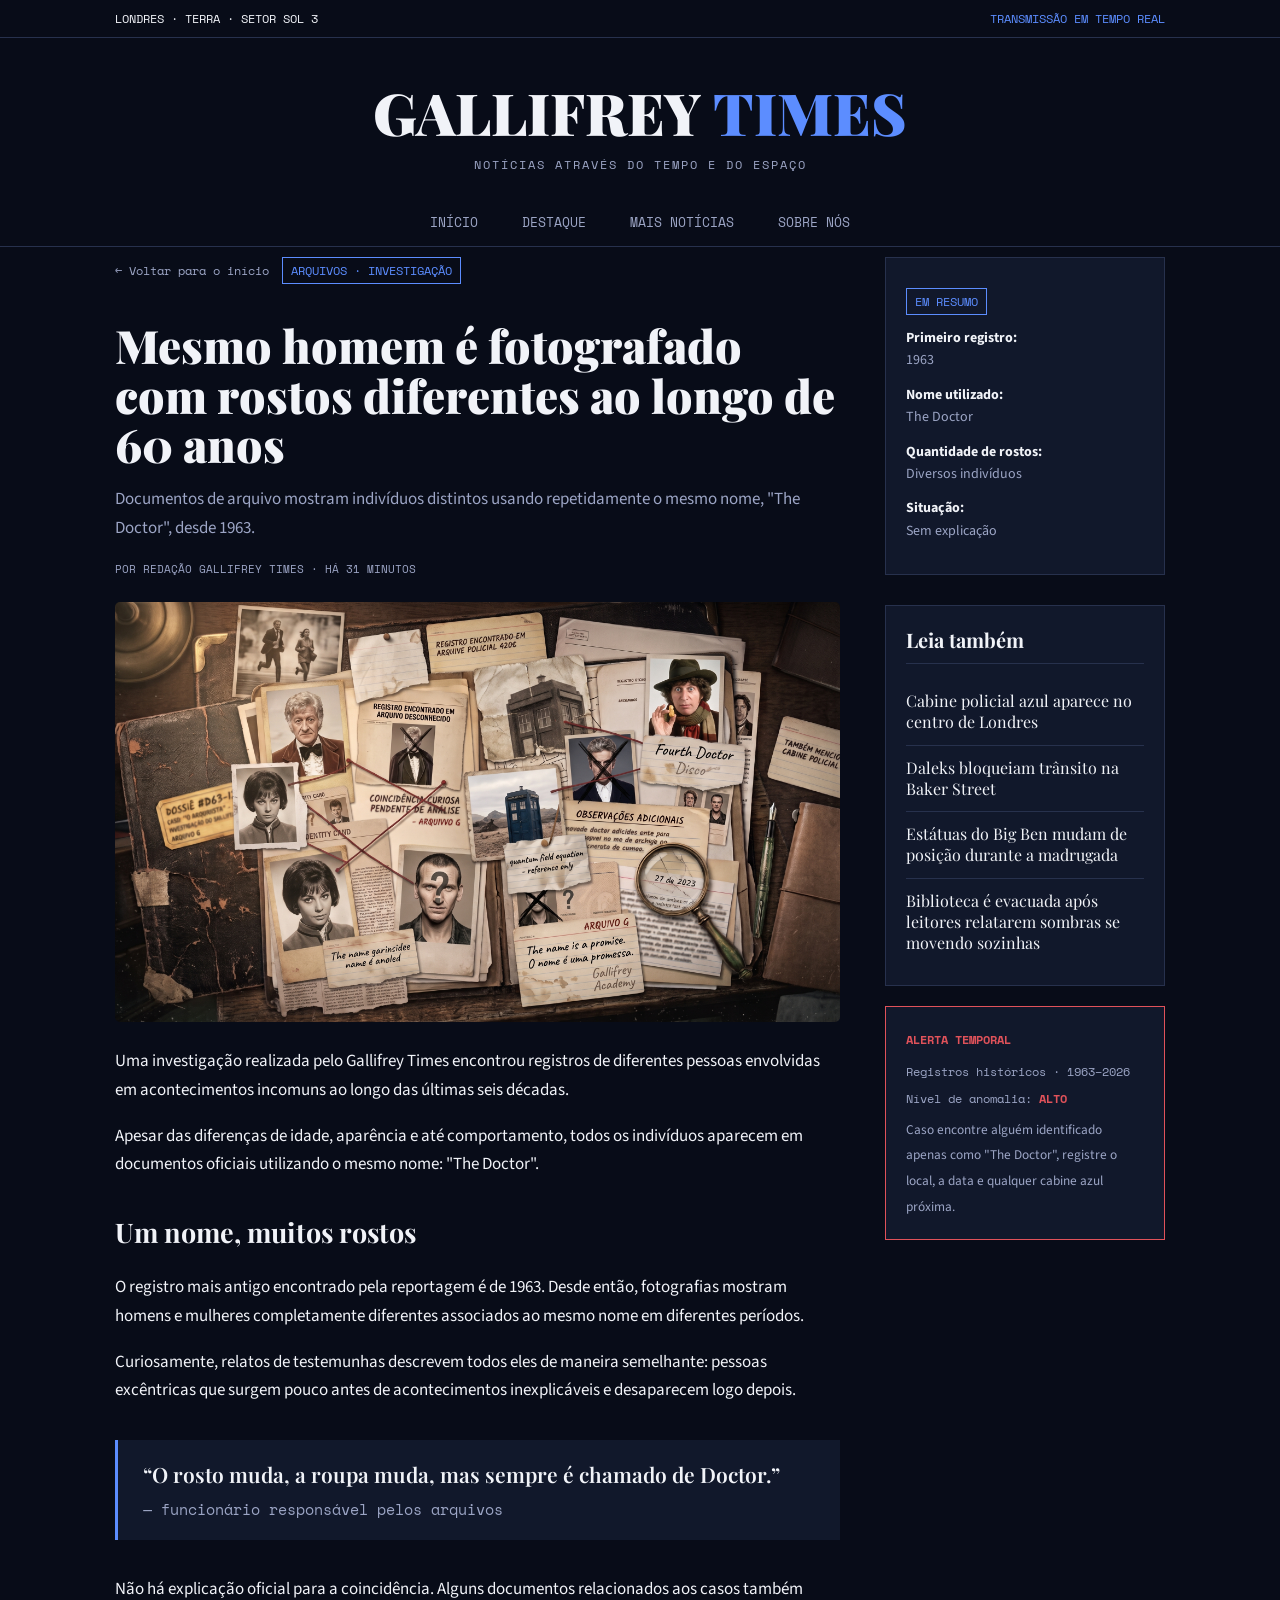
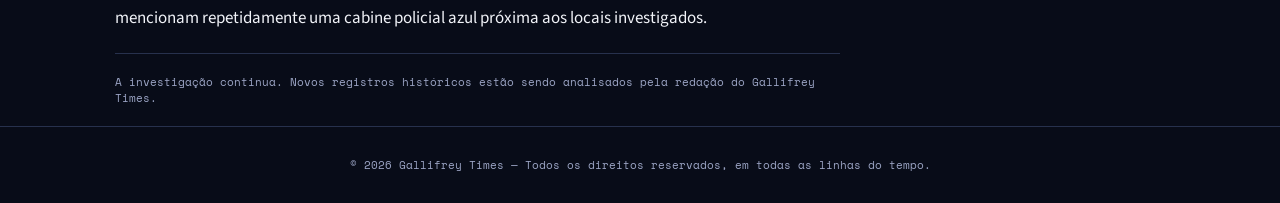
<file: noticia5.html>
<!DOCTYPE html>
<html lang="pt-br">

<head>
    <meta charset="UTF-8">
    <meta name="viewport" content="width=device-width, initial-scale=1.0">

    <title>Mesmo homem é fotografado com rostos diferentes ao longo de 60 anos | Gallifrey Times</title>

    <meta name="description" content="Documentos de arquivo mostram indivíduos distintos usando o mesmo nome, The Doctor, desde 1963.">
    <meta name="keywords" content="Doctor Who, Gallifrey, The Doctor, regeneração, 1963, viagem no tempo">

    <link rel="shortcut icon" href="assets/favicon.ico" type="image/x-icon">
    <link rel="stylesheet" href="style/style.css">
</head>

<body>


    <div class="barra-topo">

        <div class="container">

            <span>LONDRES · TERRA · SETOR SOL 3</span>

            <span class="ao-vivo">
                TRANSMISSÃO EM TEMPO REAL
            </span>

        </div>

    </div>



    <header class="cabecalho">

        <div class="container">

            <h1 class="logo">
                Gallifrey <span>Times</span>
            </h1>

            <p class="subtitulo">
                Notícias através do tempo e do espaço
            </p>

        </div>



        <nav class="menu-principal">

            <div class="container">

                <ul>
                    <li><a href="index.html#inicio">Início</a></li>
                    <li><a href="index.html#destaques">Destaque</a></li>
                    <li><a href="index.html#mais-noticias">Mais Notícias</a></li>
                    <li><a href="index.html#sobre">Sobre Nós</a></li>
                </ul>

            </div>

        </nav>

    </header>



    <main>

        <div class="container layout-noticia">


            <!-- Notícia -->

            <article class="noticia-completa">

                <a class="voltar" href="index.html">
                    ← Voltar para o início
                </a>

                <span class="categoria">
                    Arquivos · Investigação
                </span>


                <h1>
                    Mesmo homem é fotografado com rostos diferentes ao longo de 60 anos
                </h1>


                <p class="resumo">
                    Documentos de arquivo mostram indivíduos distintos usando
                    repetidamente o mesmo nome, "The Doctor", desde 1963.
                </p>


                <div class="info-noticia">
                    POR REDAÇÃO GALLIFREY TIMES · HÁ 31 MINUTOS
                </div>


                <img
                    class="imagem-principal"
                    src="assets/img/doutor_noticia5.jpeg"
                    alt="Registros de diferentes indivíduos identificados como The Doctor"
                >


                <p>
                    Uma investigação realizada pelo Gallifrey Times encontrou
                    registros de diferentes pessoas envolvidas em acontecimentos
                    incomuns ao longo das últimas seis décadas.
                </p>


                <p>
                    Apesar das diferenças de idade, aparência e até comportamento,
                    todos os indivíduos aparecem em documentos oficiais utilizando
                    o mesmo nome: "The Doctor".
                </p>


                <h2>
                    Um nome, muitos rostos
                </h2>


                <p>
                    O registro mais antigo encontrado pela reportagem é de 1963.
                    Desde então, fotografias mostram homens e mulheres completamente
                    diferentes associados ao mesmo nome em diferentes períodos.
                </p>


                <p>
                    Curiosamente, relatos de testemunhas descrevem todos eles
                    de maneira semelhante: pessoas excêntricas que surgem pouco
                    antes de acontecimentos inexplicáveis e desaparecem logo depois.
                </p>


                <blockquote>
                    “O rosto muda, a roupa muda, mas sempre é chamado de Doctor.”
                    <span>— funcionário responsável pelos arquivos</span>
                </blockquote>


                <p>
                    Não há explicação oficial para a coincidência. Alguns documentos
                    relacionados aos casos também mencionam repetidamente uma
                    cabine policial azul próxima aos locais investigados.
                </p>


                <div class="fim-noticia">
                    A investigação continua. Novos registros históricos estão sendo
                    analisados pela redação do Gallifrey Times.
                </div>

            </article>



            <aside class="barra-lateral">


                <div class="caixa-lateral">

                    <span class="categoria">
                        Em resumo
                    </span>

                    <p>
                        <strong>Primeiro registro:</strong><br>
                        1963
                    </p>

                    <p>
                        <strong>Nome utilizado:</strong><br>
                        The Doctor
                    </p>

                    <p>
                        <strong>Quantidade de rostos:</strong><br>
                        Diversos indivíduos
                    </p>

                    <p>
                        <strong>Situação:</strong><br>
                        Sem explicação
                    </p>

                </div>


                <div class="caixa-lateral">

                    <h3>Leia também</h3>

                    <a href="noticia1.html">
                        Cabine policial azul aparece no centro de Londres
                    </a>

                    <a href="noticia2.html">
                        Daleks bloqueiam trânsito na Baker Street
                    </a>

                    <a href="noticia3.html">
                        Estátuas do Big Ben mudam de posição durante a madrugada
                    </a>

                    <a href="noticia4.html">
                        Biblioteca é evacuada após leitores relatarem sombras se movendo sozinhas
                    </a>

                </div>


                <!-- Alerta -->

                <div class="caixa-alerta">

                    <span>
                        ALERTA TEMPORAL
                    </span>

                    <p>
                        Registros históricos · 1963–2026
                    </p>

                    <p>
                        Nível de anomalia:
                        <strong>ALTO</strong>
                    </p>

                    <small>
                        Caso encontre alguém identificado apenas como "The Doctor",
                        registre o local, a data e qualquer cabine azul próxima.
                    </small>

                </div>

            </aside>

        </div>

    </main>


    <!-- Rodapé -->

    <footer>

        <div class="container">

            © 2026 Gallifrey Times — Todos os direitos reservados,
            em todas as linhas do tempo.

        </div>

    </footer>

</body>

</html>
</file>
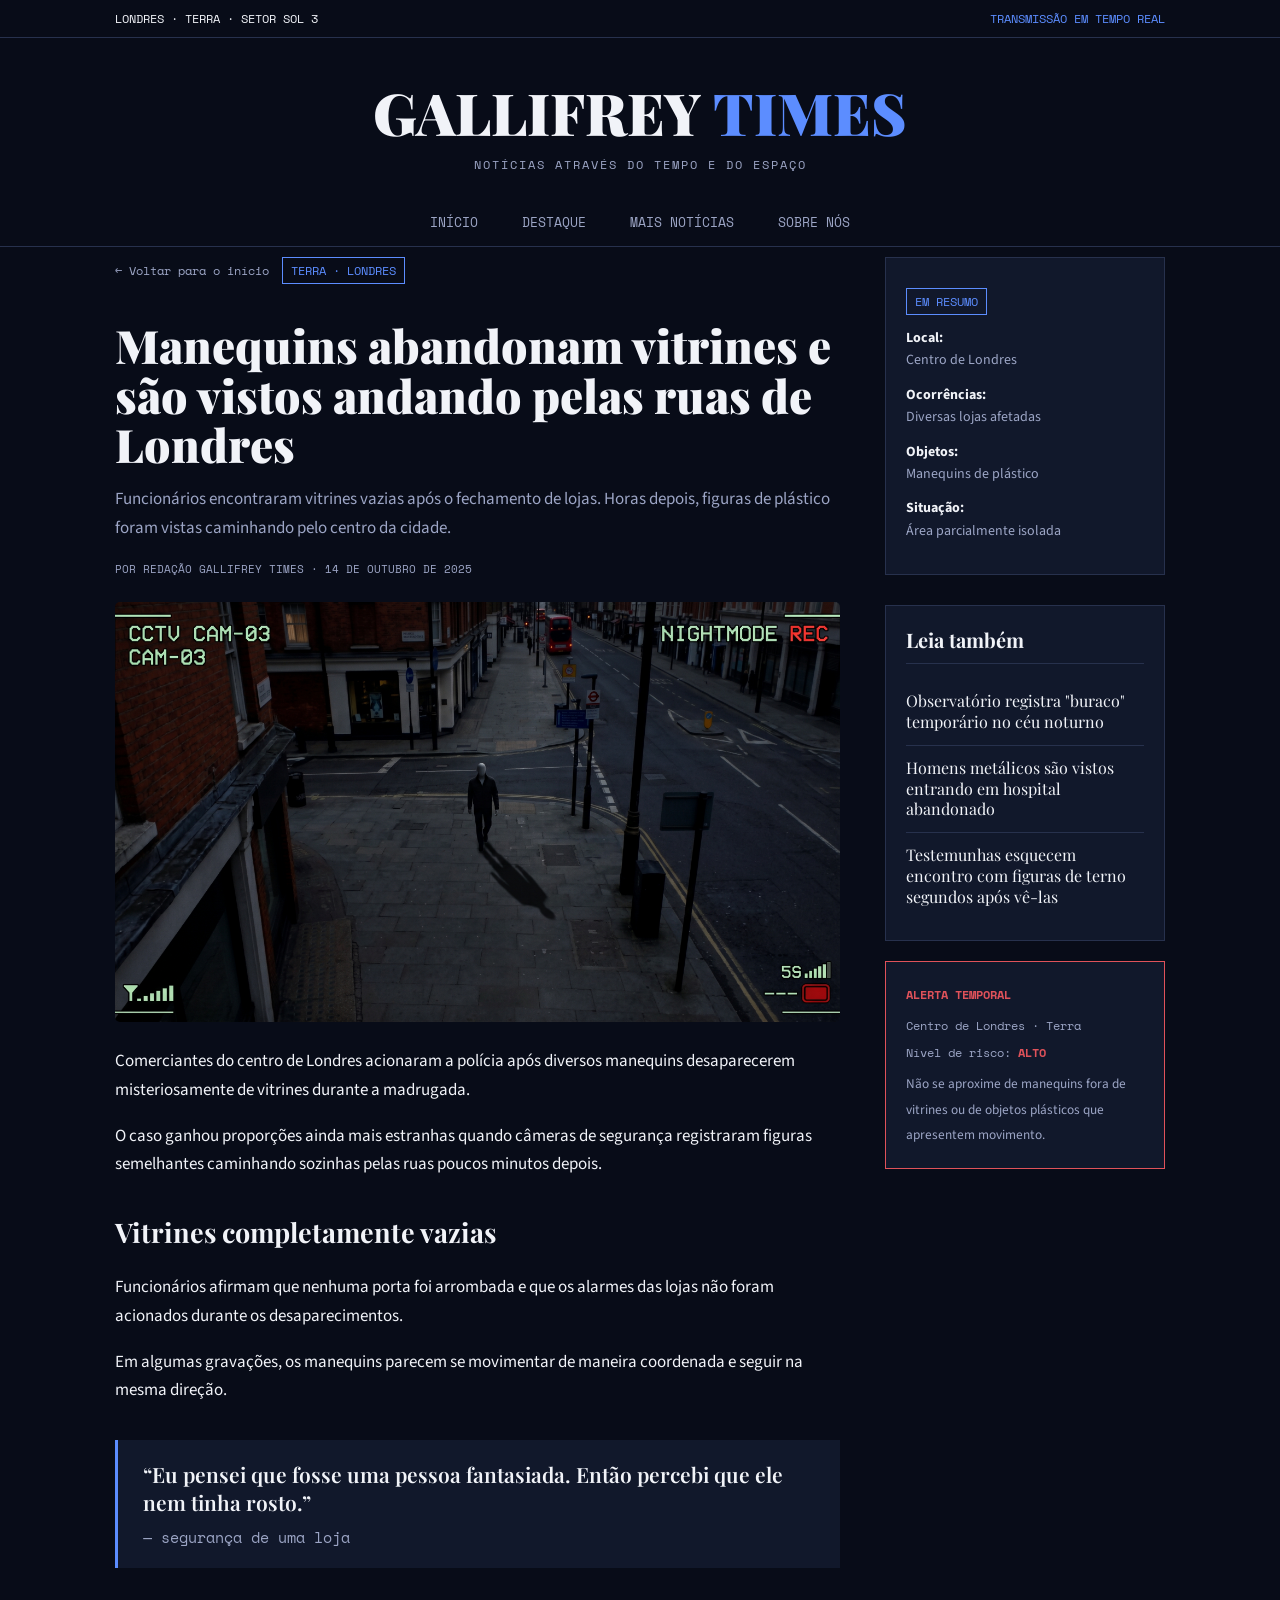
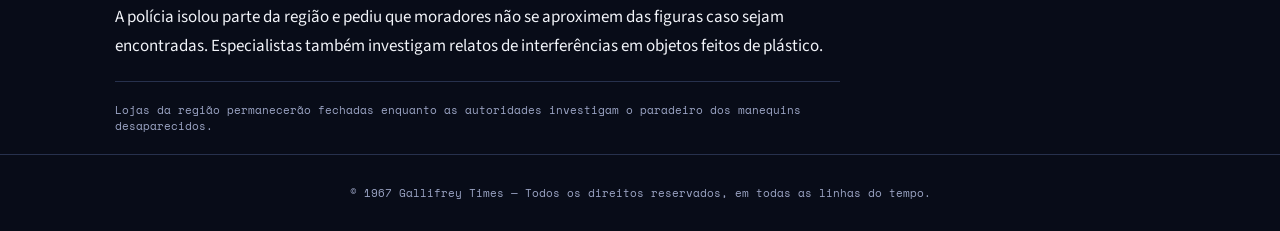
<file: noticia6.html>
<!DOCTYPE html>
<html lang="pt-br">

<head>
    <meta charset="UTF-8">
    <meta name="viewport" content="width=device-width, initial-scale=1.0">

    <title>Manequins abandonam vitrines e são vistos andando pelas ruas de Londres | Gallifrey Times</title>

    <meta name="description" content="Lojas são isoladas após manequins desaparecerem de vitrines e serem vistos andando pelas ruas de Londres.">
    <meta name="keywords" content="Doctor Who, Gallifrey, Autons, manequins, Londres, Nestene">

    <link rel="shortcut icon" href="assets/favicon.ico" type="image/x-icon">
    <link rel="stylesheet" href="style/style.css">
</head>

<body>


    <div class="barra-topo">

        <div class="container">

            <span>LONDRES · TERRA · SETOR SOL 3</span>

            <span class="ao-vivo">
                TRANSMISSÃO EM TEMPO REAL
            </span>

        </div>

    </div>


    <header class="cabecalho">

        <div class="container">

            <h1 class="logo">
                Gallifrey <span>Times</span>
            </h1>

            <p class="subtitulo">
                Notícias através do tempo e do espaço
            </p>

        </div>


        <nav class="menu-principal">

            <div class="container">

                <ul>
                    <li><a href="index.html#inicio">Início</a></li>
                    <li><a href="index.html#destaques">Destaque</a></li>
                    <li><a href="index.html#mais-noticias">Mais Notícias</a></li>
                    <li><a href="index.html#sobre">Sobre Nós</a></li>
                </ul>

            </div>

        </nav>

    </header>


    <main>

        <div class="container layout-noticia">


            <article class="noticia-completa">

                <a class="voltar" href="index.html">
                    ← Voltar para o início
                </a>

                <span class="categoria">
                    Terra · Londres
                </span>


                <h1>
                    Manequins abandonam vitrines e são vistos andando pelas ruas de Londres
                </h1>


                <p class="resumo">
                    Funcionários encontraram vitrines vazias após o fechamento
                    de lojas. Horas depois, figuras de plástico foram vistas
                    caminhando pelo centro da cidade.
                </p>


                <div class="info-noticia">
                    POR REDAÇÃO GALLIFREY TIMES · 14 DE OUTUBRO DE 2025
                </div>


                <img
                    class="imagem-principal"
                    src="assets/img/manequim_noticia6.jpeg"
                    alt="Captura de câmera de um manequim andando pela rua"
                >


                <p>
                    Comerciantes do centro de Londres acionaram a polícia após
                    diversos manequins desaparecerem misteriosamente de vitrines
                    durante a madrugada.
                </p>


                <p>
                    O caso ganhou proporções ainda mais estranhas quando câmeras
                    de segurança registraram figuras semelhantes caminhando
                    sozinhas pelas ruas poucos minutos depois.
                </p>


                <h2>
                    Vitrines completamente vazias
                </h2>


                <p>
                    Funcionários afirmam que nenhuma porta foi arrombada e que
                    os alarmes das lojas não foram acionados durante os
                    desaparecimentos.
                </p>


                <p>
                    Em algumas gravações, os manequins parecem se movimentar
                    de maneira coordenada e seguir na mesma direção.
                </p>


                <blockquote>
                    “Eu pensei que fosse uma pessoa fantasiada. Então percebi
                    que ele nem tinha rosto.”
                    <span>— segurança de uma loja</span>
                </blockquote>


                <p>
                    A polícia isolou parte da região e pediu que moradores
                    não se aproximem das figuras caso sejam encontradas.
                    Especialistas também investigam relatos de interferências
                    em objetos feitos de plástico.
                </p>


                <div class="fim-noticia">
                    Lojas da região permanecerão fechadas enquanto as autoridades
                    investigam o paradeiro dos manequins desaparecidos.
                </div>

            </article>


            <aside class="barra-lateral">


                <div class="caixa-lateral">

                    <span class="categoria">
                        Em resumo
                    </span>

                    <p>
                        <strong>Local:</strong><br>
                        Centro de Londres
                    </p>

                    <p>
                        <strong>Ocorrências:</strong><br>
                        Diversas lojas afetadas
                    </p>

                    <p>
                        <strong>Objetos:</strong><br>
                        Manequins de plástico
                    </p>

                    <p>
                        <strong>Situação:</strong><br>
                        Área parcialmente isolada
                    </p>

                </div>


                <div class="caixa-lateral">

                    <h3>Leia também</h3>

                    <a href="noticia7.html">
                        Observatório registra "buraco" temporário no céu noturno
                    </a>

                    <a href="noticia8.html">
                        Homens metálicos são vistos entrando em hospital abandonado
                    </a>

                    <a href="noticia9.html">
                        Testemunhas esquecem encontro com figuras de terno segundos após vê-las
                    </a>

                </div>


                <div class="caixa-alerta">

                    <span>
                        ALERTA TEMPORAL
                    </span>

                    <p>
                        Centro de Londres · Terra
                    </p>

                    <p>
                        Nível de risco:
                        <strong>ALTO</strong>
                    </p>

                    <small>
                        Não se aproxime de manequins fora de vitrines
                        ou de objetos plásticos que apresentem movimento.
                    </small>

                </div>

            </aside>

        </div>

    </main>


    <footer>

        <div class="container">

            © 1967 Gallifrey Times — Todos os direitos reservados,
            em todas as linhas do tempo.

        </div>

    </footer>

</body>

</html>
</file>
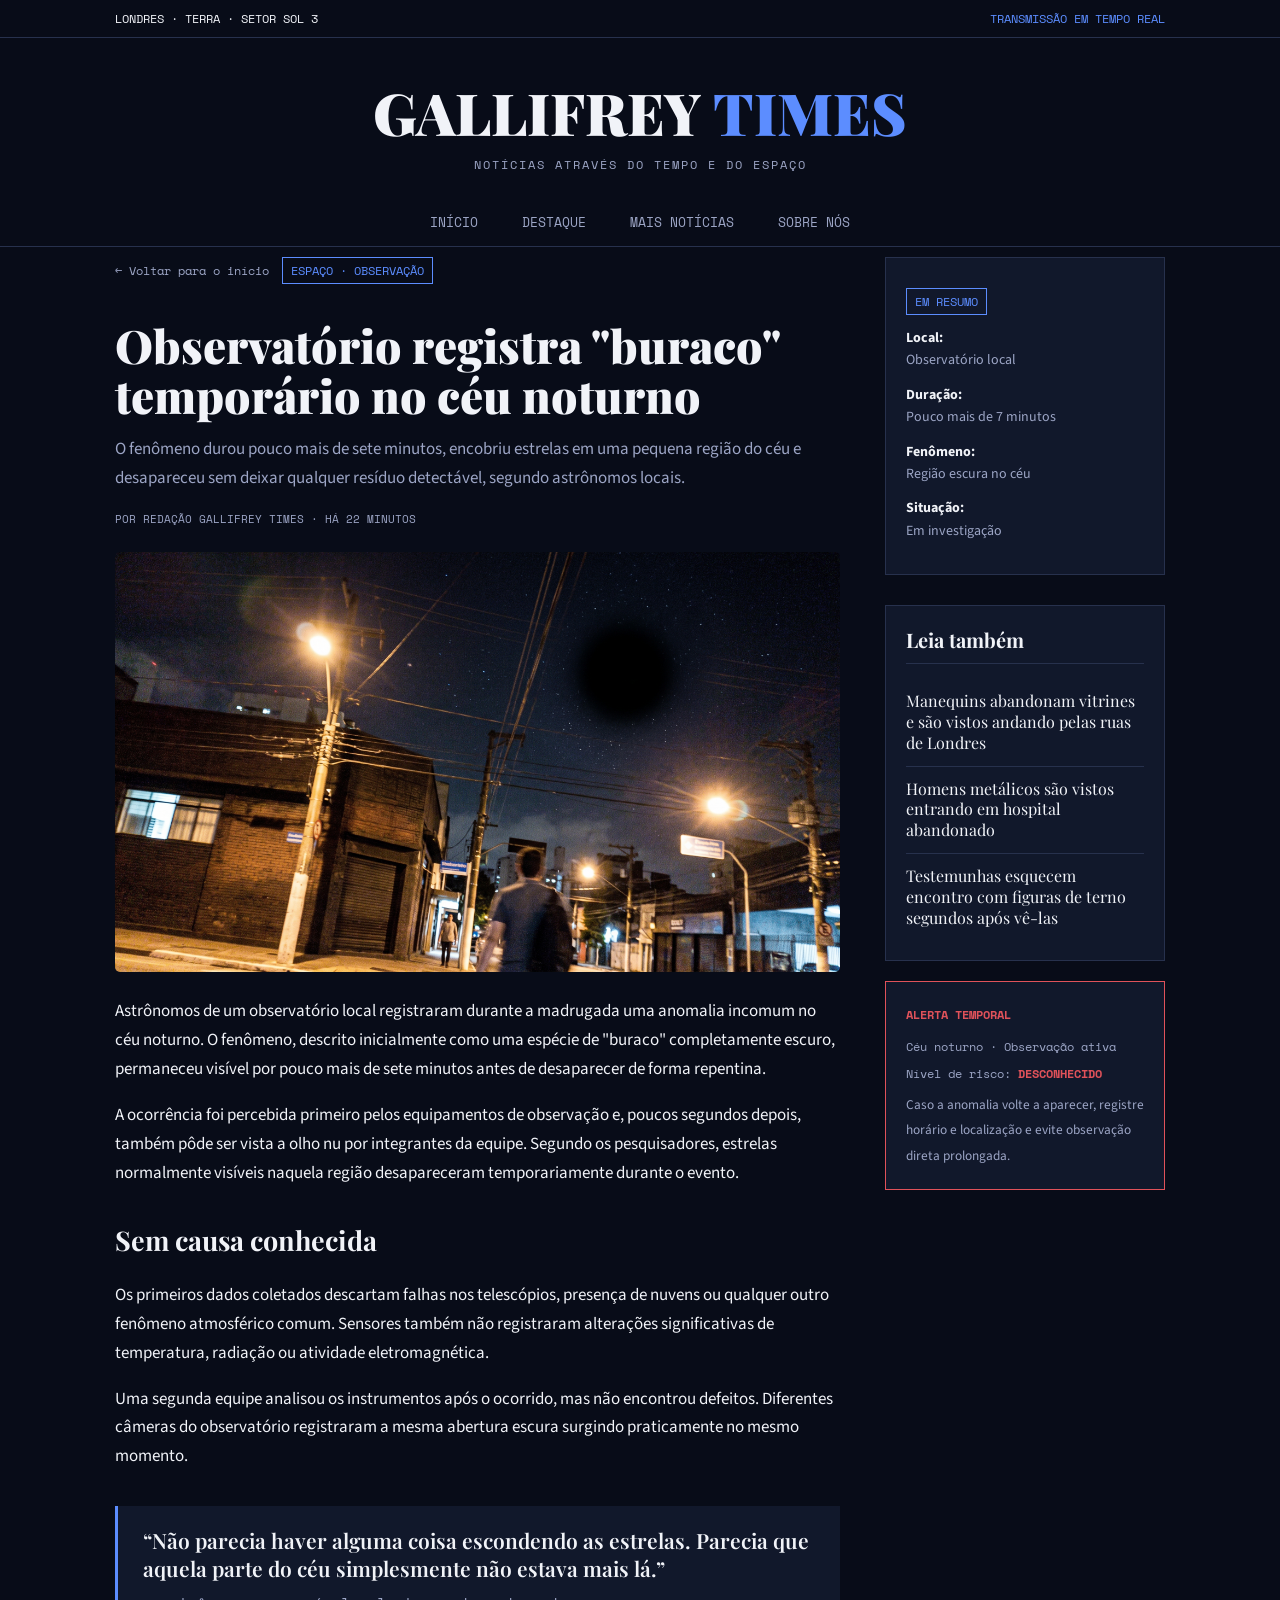
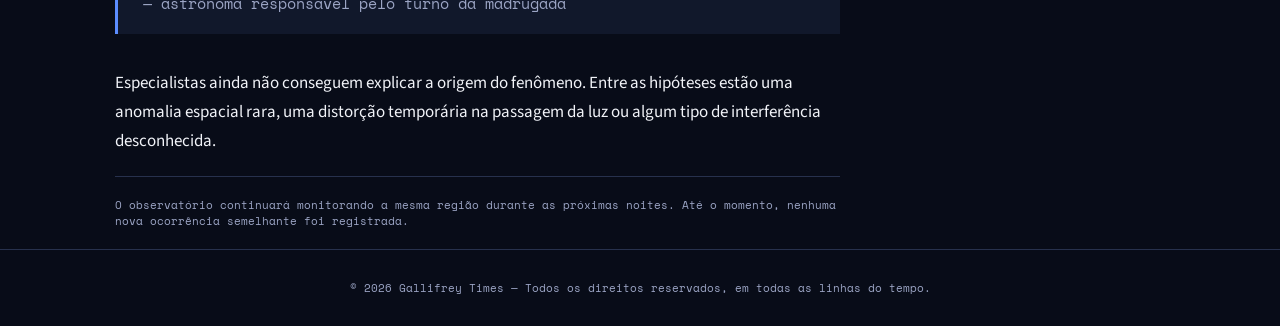
<file: noticia7.html>
<!DOCTYPE html>
<html lang="pt-br">

<head>
    <meta charset="UTF-8">
    <meta name="viewport" content="width=device-width, initial-scale=1.0">

    <title>Observatório registra "buraco" temporário no céu noturno | Gallifrey Times</title>

    <meta name="description" content="Observatório registra um misterioso buraco no céu noturno que durou pouco mais de sete minutos e desapareceu sem deixar resíduos.">
    <meta name="keywords" content="Doctor Who, Gallifrey, observatório, céu noturno, anomalia, espaço, fissura">

    <link rel="shortcut icon" href="assets/favicon.ico" type="image/x-icon">
    <link rel="stylesheet" href="style/style.css">
</head>

<body>

    <div class="barra-topo">

        <div class="container">

            <span>LONDRES · TERRA · SETOR SOL 3</span>

            <span class="ao-vivo">
                TRANSMISSÃO EM TEMPO REAL
            </span>

        </div>

    </div>


    <header class="cabecalho">

        <div class="container">

            <h1 class="logo">
                Gallifrey <span>Times</span>
            </h1>

            <p class="subtitulo">
                Notícias através do tempo e do espaço
            </p>

        </div>


        <nav class="menu-principal">

            <div class="container">

                <ul>
                    <li><a href="index.html#inicio">Início</a></li>
                    <li><a href="index.html#destaques">Destaque</a></li>
                    <li><a href="index.html#mais-noticias">Mais Notícias</a></li>
                    <li><a href="index.html#sobre">Sobre Nós</a></li>
                </ul>

            </div>

        </nav>

    </header>


    <main>

        <div class="container layout-noticia">


            <article class="noticia-completa">

                <a class="voltar" href="index.html">
                    ← Voltar para o início
                </a>

                <span class="categoria">
                    Espaço · Observação
                </span>


                <h1>
                    Observatório registra "buraco" temporário no céu noturno
                </h1>


                <p class="resumo">
                    O fenômeno durou pouco mais de sete minutos, encobriu estrelas
                    em uma pequena região do céu e desapareceu sem deixar qualquer
                    resíduo detectável, segundo astrônomos locais.
                </p>


                <div class="info-noticia">
                    POR REDAÇÃO GALLIFREY TIMES · HÁ 22 MINUTOS
                </div>


                <img
                    class="imagem-principal"
                    src="assets/img/buraco_noticia7.jpeg"
                    alt="Anomalia escura registrada no céu noturno"
                >


                <p>
                    Astrônomos de um observatório local registraram durante a
                    madrugada uma anomalia incomum no céu noturno. O fenômeno,
                    descrito inicialmente como uma espécie de "buraco" completamente
                    escuro, permaneceu visível por pouco mais de sete minutos antes
                    de desaparecer de forma repentina.
                </p>


                <p>
                    A ocorrência foi percebida primeiro pelos equipamentos de
                    observação e, poucos segundos depois, também pôde ser vista
                    a olho nu por integrantes da equipe. Segundo os pesquisadores,
                    estrelas normalmente visíveis naquela região desapareceram
                    temporariamente durante o evento.
                </p>


                <h2>
                    Sem causa conhecida
                </h2>


                <p>
                    Os primeiros dados coletados descartam falhas nos telescópios,
                    presença de nuvens ou qualquer outro fenômeno atmosférico
                    comum. Sensores também não registraram alterações significativas
                    de temperatura, radiação ou atividade eletromagnética.
                </p>


                <p>
                    Uma segunda equipe analisou os instrumentos após o ocorrido,
                    mas não encontrou defeitos. Diferentes câmeras do observatório
                    registraram a mesma abertura escura surgindo praticamente
                    no mesmo momento.
                </p>


                <blockquote>
                    “Não parecia haver alguma coisa escondendo as estrelas.
                    Parecia que aquela parte do céu simplesmente não estava mais lá.”
                    <span>— astrônoma responsável pelo turno da madrugada</span>
                </blockquote>


                <p>
                    Especialistas ainda não conseguem explicar a origem do fenômeno.
                    Entre as hipóteses estão uma anomalia espacial rara, uma distorção
                    temporária na passagem da luz ou algum tipo de interferência
                    desconhecida.
                </p>


                <div class="fim-noticia">
                    O observatório continuará monitorando a mesma região durante
                    as próximas noites. Até o momento, nenhuma nova ocorrência
                    semelhante foi registrada.
                </div>

            </article>


            <aside class="barra-lateral">


                <div class="caixa-lateral">

                    <span class="categoria">
                        Em resumo
                    </span>

                    <p>
                        <strong>Local:</strong><br>
                        Observatório local
                    </p>

                    <p>
                        <strong>Duração:</strong><br>
                        Pouco mais de 7 minutos
                    </p>

                    <p>
                        <strong>Fenômeno:</strong><br>
                        Região escura no céu
                    </p>

                    <p>
                        <strong>Situação:</strong><br>
                        Em investigação
                    </p>

                </div>


                <div class="caixa-lateral">

                    <h3>Leia também</h3>

                    <a href="noticia6.html">
                        Manequins abandonam vitrines e são vistos andando pelas ruas de Londres
                    </a>

                    <a href="noticia8.html">
                        Homens metálicos são vistos entrando em hospital abandonado
                    </a>

                    <a href="noticia9.html">
                        Testemunhas esquecem encontro com figuras de terno segundos após vê-las
                    </a>

                </div>


                <div class="caixa-alerta">

                    <span>
                        ALERTA TEMPORAL
                    </span>

                    <p>
                        Céu noturno · Observação ativa
                    </p>

                    <p>
                        Nível de risco:
                        <strong>DESCONHECIDO</strong>
                    </p>

                    <small>
                        Caso a anomalia volte a aparecer, registre horário
                        e localização e evite observação direta prolongada.
                    </small>

                </div>

            </aside>

        </div>

    </main>


    <footer>

        <div class="container">

            © 2026 Gallifrey Times — Todos os direitos reservados,
            em todas as linhas do tempo.

        </div>

    </footer>

</body>

</html>
</file>
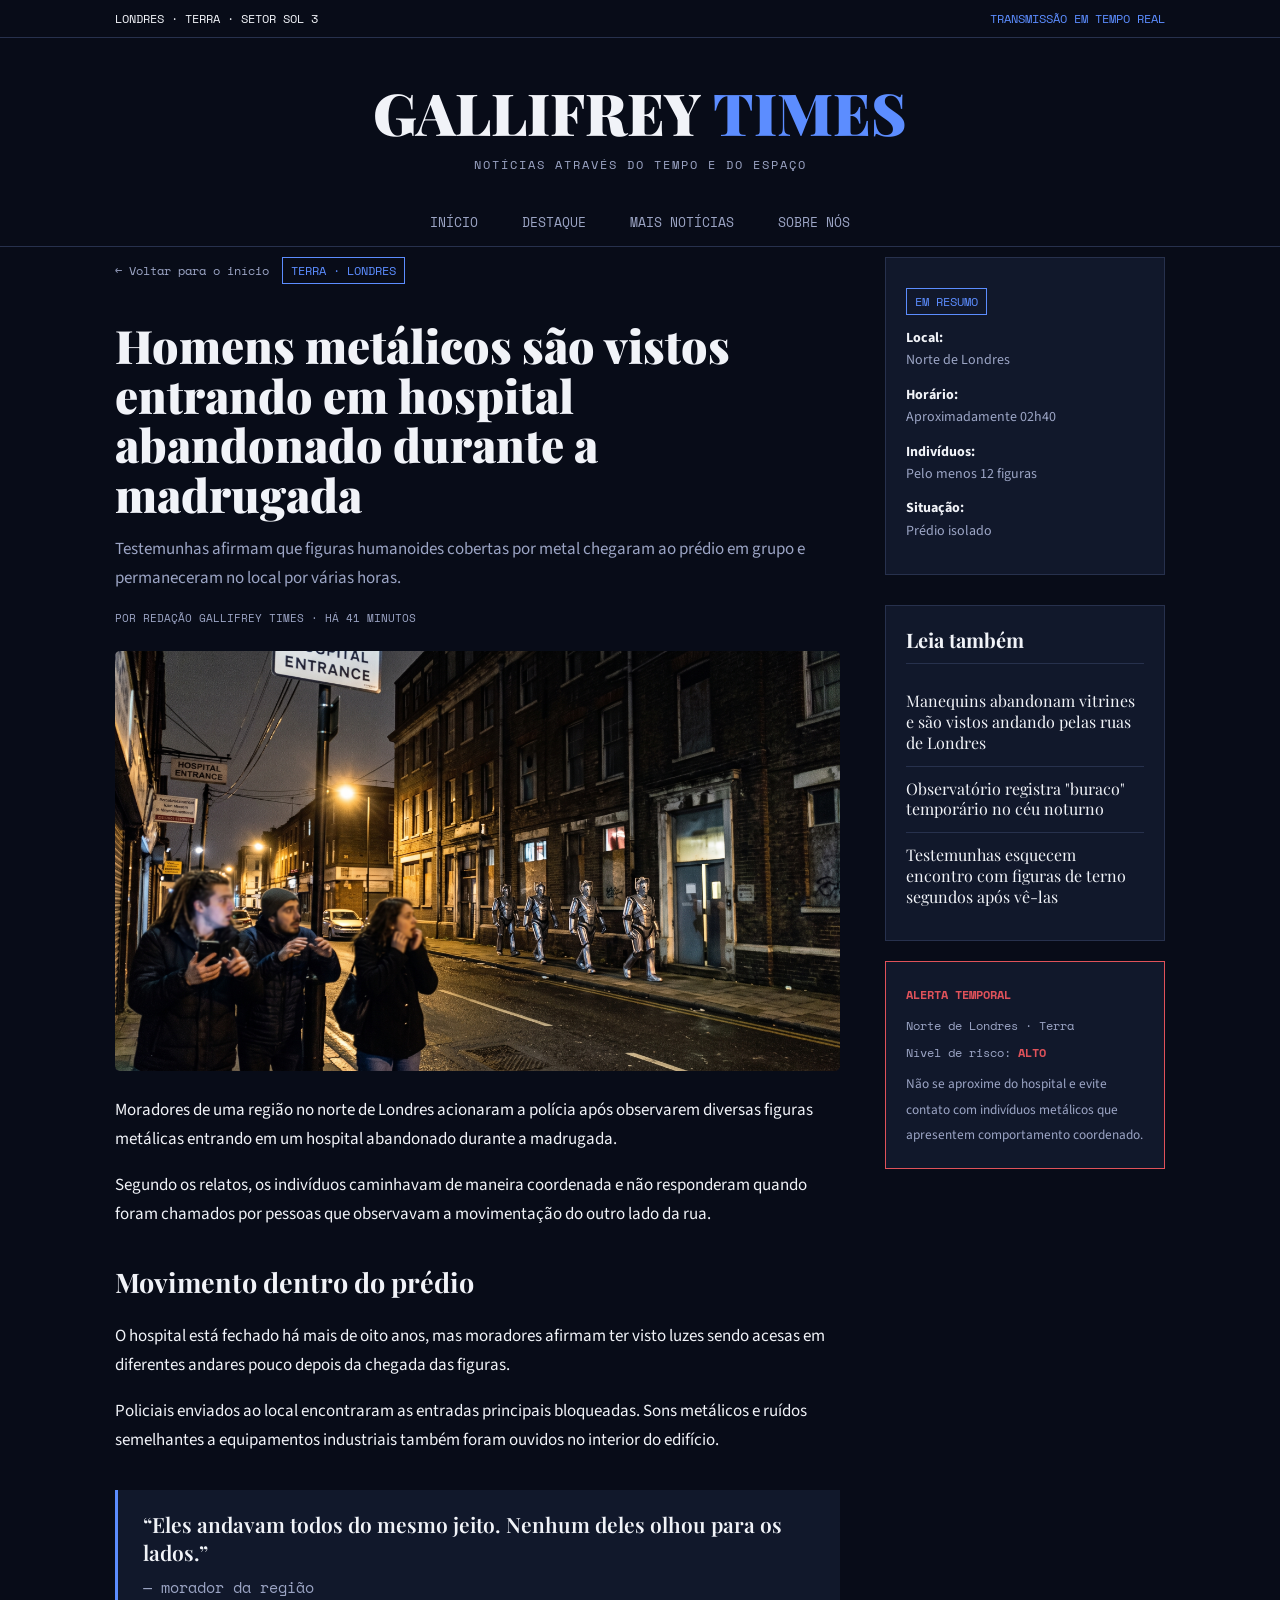
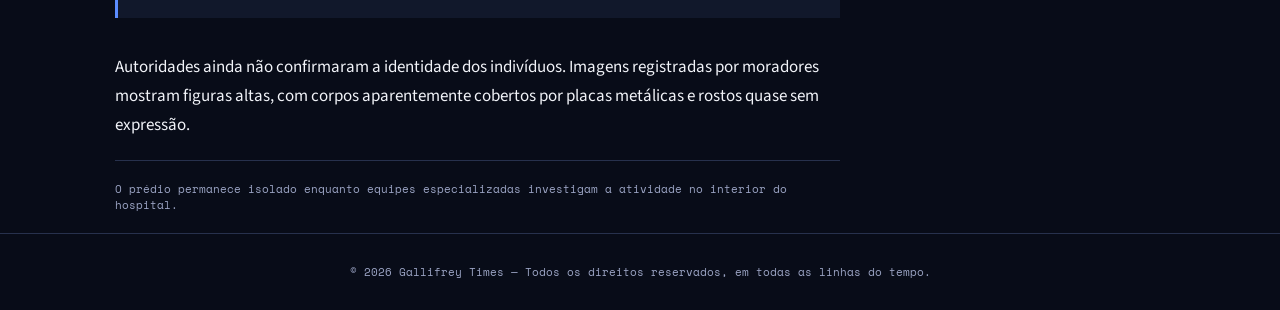
<file: noticia8.html>
<!DOCTYPE html>
<html lang="pt-br">

<head>
    <meta charset="UTF-8">
    <meta name="viewport" content="width=device-width, initial-scale=1.0">

    <title>Homens metálicos são vistos entrando em hospital abandonado durante a madrugada | Gallifrey Times</title>

    <meta name="description" content="Moradores relatam a presença de figuras metálicas entrando em um hospital abandonado durante a madrugada.">
    <meta name="keywords" content="Doctor Who, Gallifrey, Cybermen, Londres, hospital, figuras metálicas">

    <link rel="shortcut icon" href="assets/favicon.ico" type="image/x-icon">
    <link rel="stylesheet" href="style/style.css">
</head>

<body>

    <div class="barra-topo">

        <div class="container">

            <span>LONDRES · TERRA · SETOR SOL 3</span>

            <span class="ao-vivo">
                TRANSMISSÃO EM TEMPO REAL
            </span>

        </div>

    </div>


    <header class="cabecalho">

        <div class="container">

            <h1 class="logo">
                Gallifrey <span>Times</span>
            </h1>

            <p class="subtitulo">
                Notícias através do tempo e do espaço
            </p>

        </div>


        <nav class="menu-principal">

            <div class="container">

                <ul>
                    <li><a href="index.html#inicio">Início</a></li>
                    <li><a href="index.html#destaques">Destaque</a></li>
                    <li><a href="index.html#mais-noticias">Mais Notícias</a></li>
                    <li><a href="index.html#sobre">Sobre Nós</a></li>
                </ul>

            </div>

        </nav>

    </header>


    <main>

        <div class="container layout-noticia">


            <article class="noticia-completa">

                <a class="voltar" href="index.html">
                    ← Voltar para o início
                </a>

                <span class="categoria">
                    Terra · Londres
                </span>


                <h1>
                    Homens metálicos são vistos entrando em hospital abandonado durante a madrugada
                </h1>


                <p class="resumo">
                    Testemunhas afirmam que figuras humanoides cobertas por metal
                    chegaram ao prédio em grupo e permaneceram no local por várias horas.
                </p>


                <div class="info-noticia">
                    POR REDAÇÃO GALLIFREY TIMES · HÁ 41 MINUTOS
                </div>


                <img
                    class="imagem-principal"
                    src="assets/img/cybermen_noticia8.jpeg"
                    alt="Figuras metálicas próximas a um hospital abandonado"
                >


                <p>
                    Moradores de uma região no norte de Londres acionaram a polícia
                    após observarem diversas figuras metálicas entrando em um hospital
                    abandonado durante a madrugada.
                </p>


                <p>
                    Segundo os relatos, os indivíduos caminhavam de maneira coordenada
                    e não responderam quando foram chamados por pessoas que observavam
                    a movimentação do outro lado da rua.
                </p>


                <h2>
                    Movimento dentro do prédio
                </h2>


                <p>
                    O hospital está fechado há mais de oito anos, mas moradores afirmam
                    ter visto luzes sendo acesas em diferentes andares pouco depois da
                    chegada das figuras.
                </p>


                <p>
                    Policiais enviados ao local encontraram as entradas principais
                    bloqueadas. Sons metálicos e ruídos semelhantes a equipamentos
                    industriais também foram ouvidos no interior do edifício.
                </p>


                <blockquote>
                    “Eles andavam todos do mesmo jeito. Nenhum deles olhou para os lados.”
                    <span>— morador da região</span>
                </blockquote>


                <p>
                    Autoridades ainda não confirmaram a identidade dos indivíduos.
                    Imagens registradas por moradores mostram figuras altas, com corpos
                    aparentemente cobertos por placas metálicas e rostos quase sem expressão.
                </p>


                <div class="fim-noticia">
                    O prédio permanece isolado enquanto equipes especializadas investigam
                    a atividade no interior do hospital.
                </div>

            </article>


            <aside class="barra-lateral">


                <div class="caixa-lateral">

                    <span class="categoria">
                        Em resumo
                    </span>

                    <p>
                        <strong>Local:</strong><br>
                        Norte de Londres
                    </p>

                    <p>
                        <strong>Horário:</strong><br>
                        Aproximadamente 02h40
                    </p>

                    <p>
                        <strong>Indivíduos:</strong><br>
                        Pelo menos 12 figuras
                    </p>

                    <p>
                        <strong>Situação:</strong><br>
                        Prédio isolado
                    </p>

                </div>


                <div class="caixa-lateral">

                    <h3>Leia também</h3>

                    <a href="noticia6.html">
                        Manequins abandonam vitrines e são vistos andando pelas ruas de Londres
                    </a>

                    <a href="noticia7.html">
                        Observatório registra "buraco" temporário no céu noturno
                    </a>

                    <a href="noticia9.html">
                        Testemunhas esquecem encontro com figuras de terno segundos após vê-las
                    </a>

                </div>


                <div class="caixa-alerta">

                    <span>
                        ALERTA TEMPORAL
                    </span>

                    <p>
                        Norte de Londres · Terra
                    </p>

                    <p>
                        Nível de risco:
                        <strong>ALTO</strong>
                    </p>

                    <small>
                        Não se aproxime do hospital e evite contato com indivíduos
                        metálicos que apresentem comportamento coordenado.
                    </small>

                </div>

            </aside>

        </div>

    </main>


    <footer>

        <div class="container">

            © 2026 Gallifrey Times — Todos os direitos reservados,
            em todas as linhas do tempo.

        </div>

    </footer>

</body>

</html>
</file>
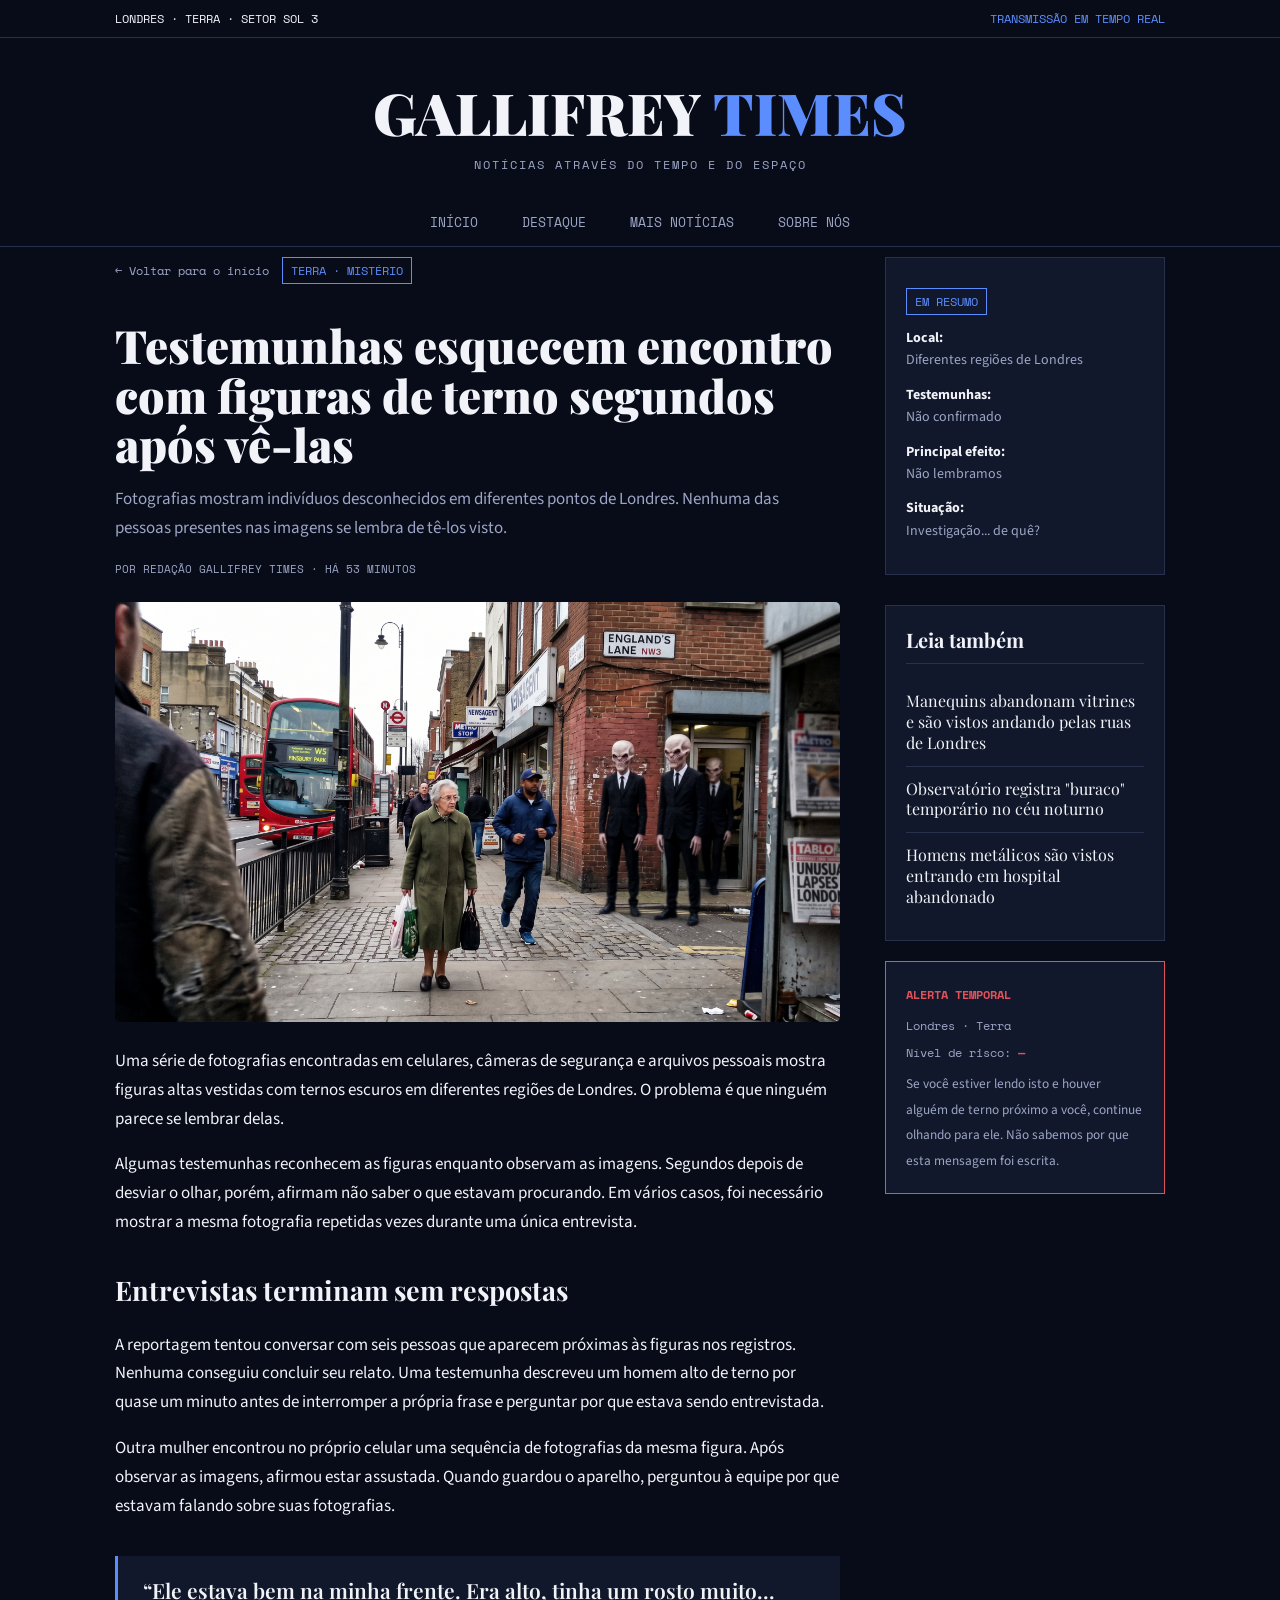
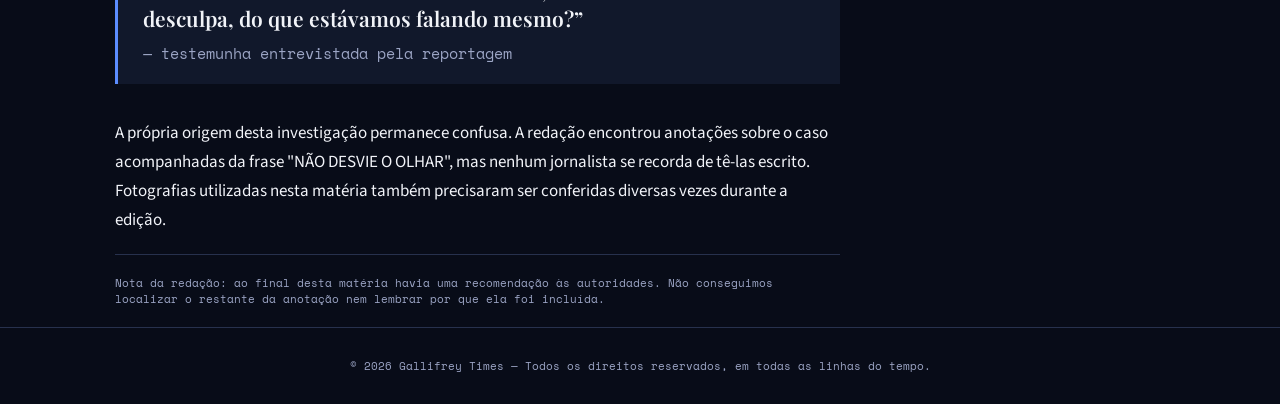
<file: noticia9.html>
<!DOCTYPE html>
<html lang="pt-br">

<head>
    <meta charset="UTF-8">
    <meta name="viewport" content="width=device-width, initial-scale=1.0">

    <title>Testemunhas esquecem encontro com figuras de terno segundos após vê-las | Gallifrey Times</title>

    <meta name="description" content="Moradores relatam encontros com figuras misteriosas de terno, mas não conseguem se lembrar do ocorrido após desviar o olhar.">
    <meta name="keywords" content="Doctor Who, Gallifrey, Silence, Londres, mistério, figuras de terno, perda de memória">

    <link rel="shortcut icon" href="assets/favicon.ico" type="image/x-icon">
    <link rel="stylesheet" href="style/style.css">
</head>

<body>

    <div class="barra-topo">

        <div class="container">

            <span>LONDRES · TERRA · SETOR SOL 3</span>

            <span class="ao-vivo">
                TRANSMISSÃO EM TEMPO REAL
            </span>

        </div>

    </div>


    <header class="cabecalho">

        <div class="container">

            <h1 class="logo">
                Gallifrey <span>Times</span>
            </h1>

            <p class="subtitulo">
                Notícias através do tempo e do espaço
            </p>

        </div>


        <nav class="menu-principal">

            <div class="container">

                <ul>
                    <li><a href="index.html#inicio">Início</a></li>
                    <li><a href="index.html#destaques">Destaque</a></li>
                    <li><a href="index.html#mais-noticias">Mais Notícias</a></li>
                    <li><a href="index.html#sobre">Sobre Nós</a></li>
                </ul>

            </div>

        </nav>

    </header>


    <main>

        <div class="container layout-noticia">


            <article class="noticia-completa">

                <a class="voltar" href="index.html">
                    ← Voltar para o início
                </a>

                <span class="categoria">
                    Terra · Mistério
                </span>


                <h1>
                    Testemunhas esquecem encontro com figuras de terno segundos após vê-las
                </h1>


                <p class="resumo">
                    Fotografias mostram indivíduos desconhecidos em diferentes pontos
                    de Londres. Nenhuma das pessoas presentes nas imagens se lembra
                    de tê-los visto.
                </p>


                <div class="info-noticia">
                    POR REDAÇÃO GALLIFREY TIMES · HÁ 53 MINUTOS
                </div>


                <img
                    class="imagem-principal"
                    src="assets/img/silence_noticia9.jpeg"
                    alt="Figura desconhecida usando terno em uma rua de Londres"
                >


                <p>
                    Uma série de fotografias encontradas em celulares, câmeras de
                    segurança e arquivos pessoais mostra figuras altas vestidas com
                    ternos escuros em diferentes regiões de Londres. O problema é
                    que ninguém parece se lembrar delas.
                </p>


                <p>
                    Algumas testemunhas reconhecem as figuras enquanto observam as
                    imagens. Segundos depois de desviar o olhar, porém, afirmam não
                    saber o que estavam procurando. Em vários casos, foi necessário
                    mostrar a mesma fotografia repetidas vezes durante uma única
                    entrevista.
                </p>


                <h2>
                    Entrevistas terminam sem respostas
                </h2>


                <p>
                    A reportagem tentou conversar com seis pessoas que aparecem
                    próximas às figuras nos registros. Nenhuma conseguiu concluir
                    seu relato. Uma testemunha descreveu um homem alto de terno por
                    quase um minuto antes de interromper a própria frase e perguntar
                    por que estava sendo entrevistada.
                </p>


                <p>
                    Outra mulher encontrou no próprio celular uma sequência de
                    fotografias da mesma figura. Após observar as imagens, afirmou
                    estar assustada. Quando guardou o aparelho, perguntou à equipe
                    por que estavam falando sobre suas fotografias.
                </p>


                <blockquote>
                    “Ele estava bem na minha frente. Era alto, tinha um rosto muito...
                    desculpa, do que estávamos falando mesmo?”
                    <span>— testemunha entrevistada pela reportagem</span>
                </blockquote>


                <p>
                    A própria origem desta investigação permanece confusa. A redação
                    encontrou anotações sobre o caso acompanhadas da frase
                    "NÃO DESVIE O OLHAR", mas nenhum jornalista se recorda de tê-las
                    escrito. Fotografias utilizadas nesta matéria também precisaram
                    ser conferidas diversas vezes durante a edição.
                </p>


                <div class="fim-noticia">
                    Nota da redação: ao final desta matéria havia uma recomendação
                    às autoridades. Não conseguimos localizar o restante da anotação
                    nem lembrar por que ela foi incluída.
                </div>

            </article>


            <aside class="barra-lateral">


                <div class="caixa-lateral">

                    <span class="categoria">
                        Em resumo
                    </span>

                    <p>
                        <strong>Local:</strong><br>
                        Diferentes regiões de Londres
                    </p>

                    <p>
                        <strong>Testemunhas:</strong><br>
                        Não confirmado
                    </p>

                    <p>
                        <strong>Principal efeito:</strong><br>
                        Não lembramos
                    </p>

                    <p>
                        <strong>Situação:</strong><br>
                        Investigação... de quê?
                    </p>

                </div>


                <div class="caixa-lateral">

                    <h3>Leia também</h3>

                    <a href="noticia6.html">
                        Manequins abandonam vitrines e são vistos andando pelas ruas de Londres
                    </a>

                    <a href="noticia7.html">
                        Observatório registra "buraco" temporário no céu noturno
                    </a>

                    <a href="noticia8.html">
                        Homens metálicos são vistos entrando em hospital abandonado
                    </a>

                </div>


                <div class="caixa-alerta">

                    <span>
                        ALERTA TEMPORAL
                    </span>

                    <p>
                        Londres · Terra
                    </p>

                    <p>
                        Nível de risco:
                        <strong>—</strong>
                    </p>

                    <small>
                        Se você estiver lendo isto e houver alguém de terno
                        próximo a você, continue olhando para ele. Não sabemos
                        por que esta mensagem foi escrita.
                    </small>

                </div>

            </aside>

        </div>

    </main>


    <footer>

        <div class="container">

            © 2026 Gallifrey Times — Todos os direitos reservados,
            em todas as linhas do tempo.

        </div>

    </footer>

</body>

</html>
</file>
<file: style/style.css>
@import url('https://fonts.googleapis.com/css2?family=Playfair+Display:wght@600;700;900&family=Source+Sans+3:wght@400;600&family=Space+Mono:wght@400;700&display=swap');

:root {
    --fundo: #080c18;
    --card: #11182b;
    --linha: #27314d;
    --texto: #f1f3f8;
    --cinza: #9ca5c5;
    --azul: #5c8dff;
    --vermelho: #e0525a;

    --titulo: 'Playfair Display', serif;
    --texto-padrao: 'Source Sans 3', sans-serif;
    --mono: 'Space Mono', monospace;
}

*{
    box-sizing: border-box;
}

body{
    margin: 0;
    background: var(--fundo);
    color: var(--texto);
    font-family: var(--texto-padrao);
    line-height: 1.6;
}

.container {
    max-width: 1100px;
    margin: auto;
    padding: 0 25px;
}

img {
    width: 100%;
    display: block;
}


.barra-topo{
    border-bottom: 1px solid var(--linha);
    font: 12px var(--mono);
}

.barra-topo .container {
    display: flex;
    justify-content: space-between;
    padding-top: 10px;
    padding-bottom: 10px;
}

.ao-vivo {
    color: var(--azul);
}



.cabecalho {
    text-align: center;
    padding-top: 35px;
    border-bottom: 1px solid var(--linha);
}

.logo {
    margin: 0;
    font: 900 58px var(--titulo);
    text-transform: uppercase;
}

.logo span {
    color: var(--azul);
}

.subtitulo {
    margin: 5px 0 25px;
    color: var(--cinza);
    font: 12px var(--mono);
    text-transform: uppercase;
    letter-spacing: 2px;
}

.menu-principal ul {
    display: flex;
    justify-content: center;
    list-style: none;
    margin: 0;
    padding: 0;
}

.menu-principal a {
    display: block;
    padding: 14px 22px;
    color: var(--cinza);
    font: 13px var(--mono);
    text-decoration: none;
    text-transform: uppercase;
    transition: color 0.3s, transform 0.3s;
}

.menu-principal a:hover{
    color: white;
    background: #18213a;
    transform: scale(1.05);
}



.manchete-principal {
    max-width: 900px;
    margin: auto;
    padding-bottom: 50px;
    text-align: center;
    border-bottom: 1px solid var(--linha);
}

.categoria {
    display: inline-block;
    color: var(--azul);
    font: 12px var(--mono);
    text-transform: uppercase;
    border: 1px solid var(--azul);
    padding: 4px 8px;
    margin-top: 10px;

}

.manchete-principal h1 {
    margin: 12px auto;
    max-width: 850px;
    font: 900 48px/1.08 var(--titulo);
}

.resumo {
    max-width: 720px;
    margin: 0 auto 15px;
    color: var(--cinza);
    font-size: 18px;
}

.info-noticia {
    margin: 18px 0;
    color: var(--cinza);
    font: 11px var(--mono);
}

.imagem-principal {
    height: 480px;
    object-fit: cover;
    margin: 25px 0;
    border-radius: 5px;
}

.texto-noticia {
    max-width: 700px;
    margin: 20px auto;
    text-align: left;
    font-size: 17px;
}

.leia-mais {
    color: var(--azul);
    font: 13px var(--mono);
    text-decoration: none;
    transition: color 0.2s, transform 0.2s;
}

.leia-mais:hover {
    color: white;
}



.titulo-secao {
    margin: 25px 0 25px;
    padding-bottom: 25px ;
    font: 700 28px var(--titulo);
    text-align: center;
    border-bottom: 1px solid var(--linha);


}

.grade-noticias {
    display: grid;
    grid-template-columns: repeat(4,1fr);
    gap: 20px;
}

.cartao-noticia {
    background: var(--card);
    border: 1px solid var(--linha);
    overflow: hidden;
    transition: 0.2s;
}

.cartao-noticia:hover {
    transform: translateY(-4px);
    border-color: var(--azul);
}

.imagem-noticia {
    height: 160px;
    object-fit: cover;
}

.conteudo-cartao{
    padding: 15px;
}

.cartao-noticia h3 {
    margin: 5px 0 8px;
    font: 700 18px var(--titulo);
    line-height: 1.3;
}

.cartao-noticia p {
    margin: 0;
    color: var(--cinza);
    font-size: 14px;
}

.cartao-noticia a {
    color: inherit;
    text-decoration: none;
}



.alerta-temporal {
    display: flex;
    justify-content: center;
    gap: 30px;
    margin-top: 30px;
    padding: 15px;
    border: 1px solid var(--vermelho);
    font: 12px var(--mono);
    color: var(--cinza);
}

.titulo-alerta,
.risco-alto {
    color: var(--vermelho);
}

/*----------------------------*/

.outras-noticias {
    overflow: hidden;
}

.outras-noticias .grade-noticias {
    display: flex;
    width: max-content;
    animation: noticias 60s linear infinite;
}

.outras-noticias .cartao-noticia {
    width: 270px;
    flex-shrink: 0;
}

.outras-noticias .grade-noticias:hover {
    animation-play-state: paused;
}

@keyframes noticias {
    to {
        transform: translateX(-50%);
    }
}


.sobre-site {
    margin-top: 70px;
    padding: 60px 0;
    text-align: center;
    background: var(--card);
    border-top: 1px solid var(--linha);
}

.sobre-site h2 {
    max-width: 700px;
    margin: 10px auto;
    color: var(--cinza);
}

footer {
    padding: 30px;
    text-align: center;
    color: var(--cinza);
    font: 11px var(--mono);
    border-top: 1px solid var(--linha);
}




.layout-noticia {
    display: grid;
    grid-template-columns: 1fr 280px;
    gap: 45px;
    align-items: start;
}


.noticia-completa {
    max-width: 750px;
}

.voltar {
    display: inline-block;
    margin-bottom: 30px;
    margin-right: 10px;
    color: var(--cinza);
    font: 12px var(--mono);
    text-decoration: none;
}

.voltar:hover {
    color: var(--azul);
}

.noticia-completa h1 {
    margin: 12px 0 15px;
    font: 900 46px/1.08 var(--titulo)
}

.noticia-completa .resumo {
    margin: 0 0 15px;
}

.noticia-completa .imagem-principal{
    height: 420px;
}

.noticia-completa p {
    font-size: 17px;
    line-height: 1.7;
}
.noticia-completa h2 {
    margin-top: 35px;
    font: 700 27px var(--titulo);
}


blockquote {
    margin: 35px 0;
    padding: 20px 25px;
    border-left: 3px solid var(--azul);
    background: var(--card);
    font: 600 21px var(--titulo)
}

blockquote span {
    display: block;
    margin-top: 10px;
    color: var(--cinza);
    font: 15px var(--mono)
}


.fim-noticia {
    margin: 20px 0;
    padding-top: 20px;
    border-top: 1px solid var(--linha);
    color: var(--cinza);
    font: 11px var(--mono);
}


.barra-lateral {
    display: flex;
    flex-direction: column;
    gap: 20px;
}

.caixa-lateral {
    margin-top: 10px;
    padding: 20px;
    background: var(--card);
    border: 1px solid var(--linha);
}

.caixa-lateral h3 {
    margin: 0 0 15px;
    padding-bottom: 10px;
    border-bottom: 1px solid var(--linha);
    font: 700 20px var(--titulo);
}

.caixa-lateral p {
    margin: 12px 0;
    color: var(--cinza);
    font-size: 14px;
}
.caixa-lateral strong {
    color: var(--texto);
}

.caixa-lateral a {
    display: block;
    padding: 12px 0;
    border-bottom: 1px solid var(--linha);
    color: var(--texto);
    text-decoration: none;
    font-family: var(--titulo);
    line-height: 1.3;
}

.caixa-lateral a:last-child{
    border-bottom: none;
}

.caixa-lateral a:hover{
    color: var(--azul);
}

.caixa-alerta {
    margin-bottom: 10px;
    padding: 20px;
    border: 1px solid var(--vermelho);
    background: var(--card);
}

.caixa-alerta > span {
    color: var(--vermelho);
    font: 700 12px var(--mono);
}

.caixa-alerta p {
    margin: 10px 0;
    color: var(--cinza);
    font: 12px var(--mono);
}

.caixa-alerta strong {
    color: var(--vermelho);
}

.caixa-alerta small {
    color: var(--cinza);
}

@media (max-width: 800px) {

.grade-noticias{
    grid-template-columns: 1fr;
}

.menu-principal ul,
.barra-topo .container {
    flex-wrap: wrap;
}

.manchete-principal h1 {
    font-size: 30px;
}

.imagem-principal {
        height: 320px;
        object-position: right center;
    }

.layout-noticia {
    grid-template-columns: 1fr;
}

.noticia-completa {
    max-width: 100%;
}

.noticia-completa h1 {
    font-size: 34px;
}
.noticia-completa .imagem-principal {
    height: 320px;
}
}
</file>
